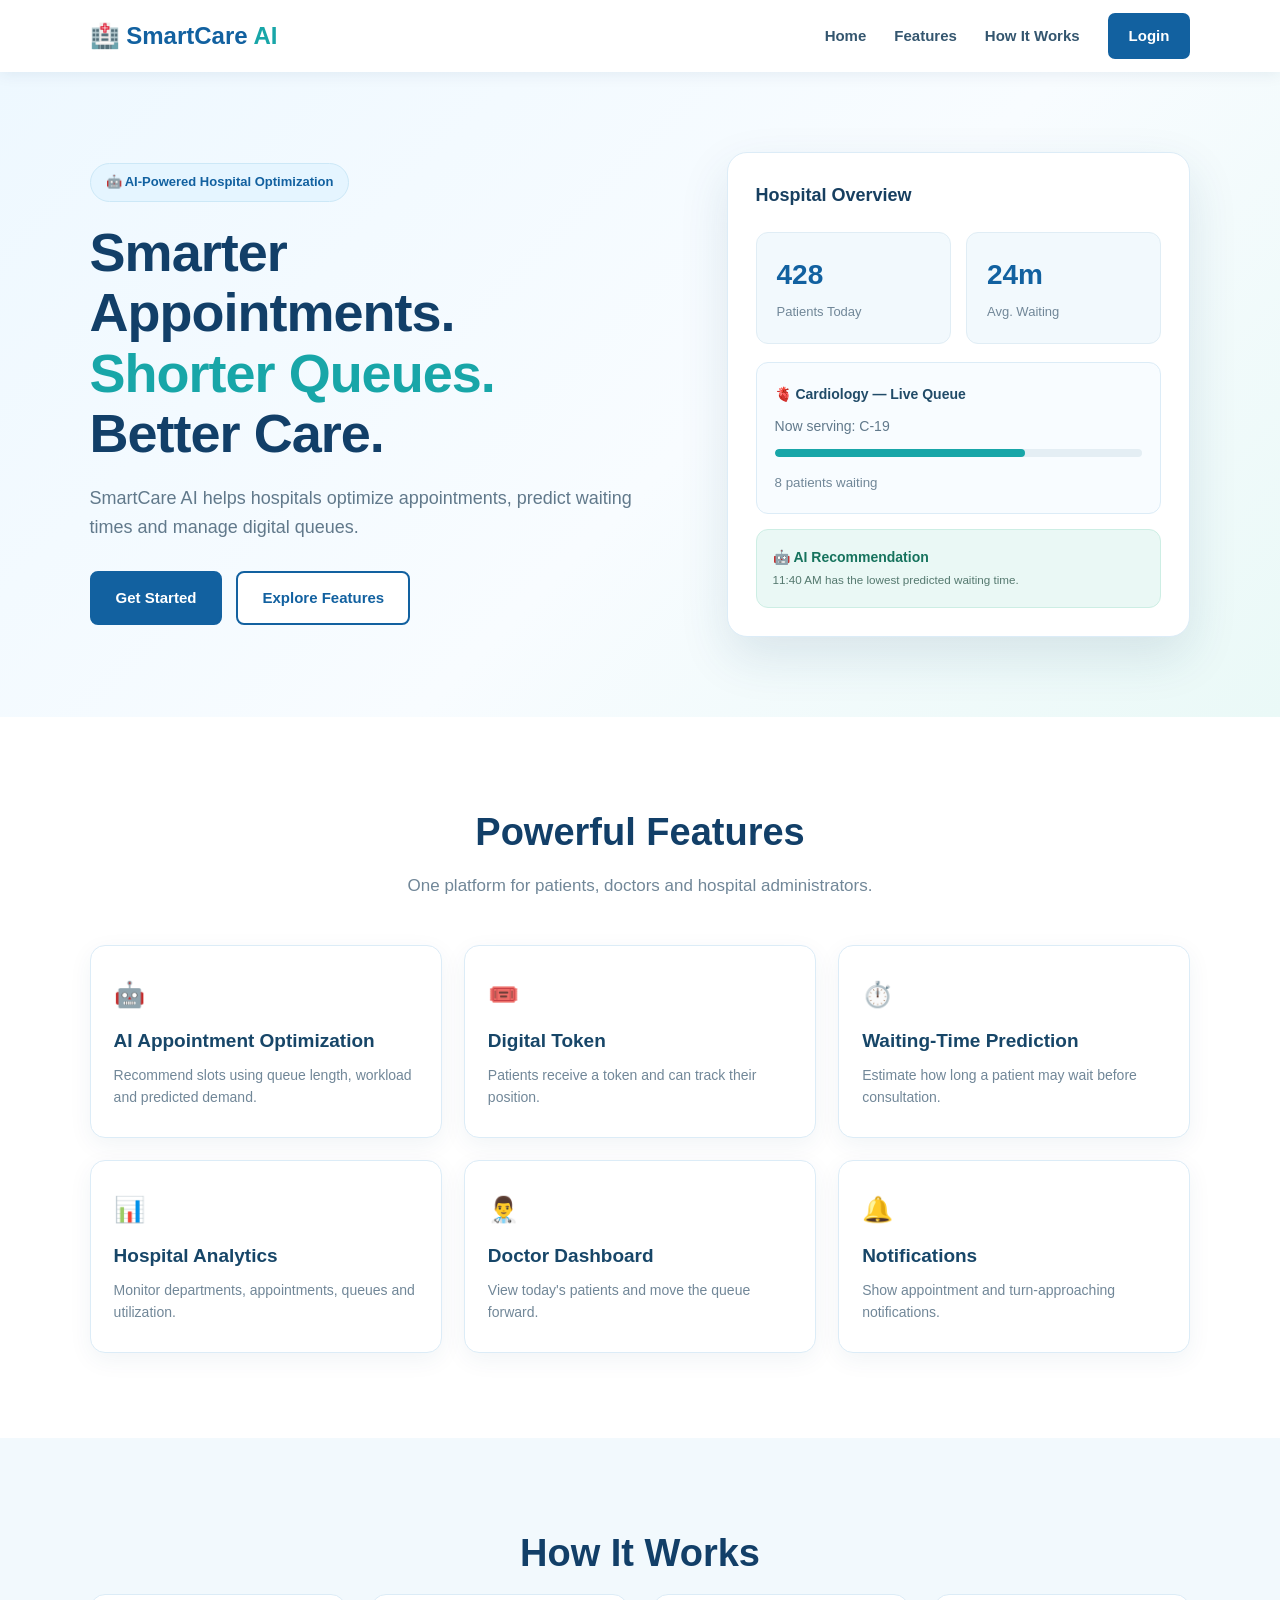
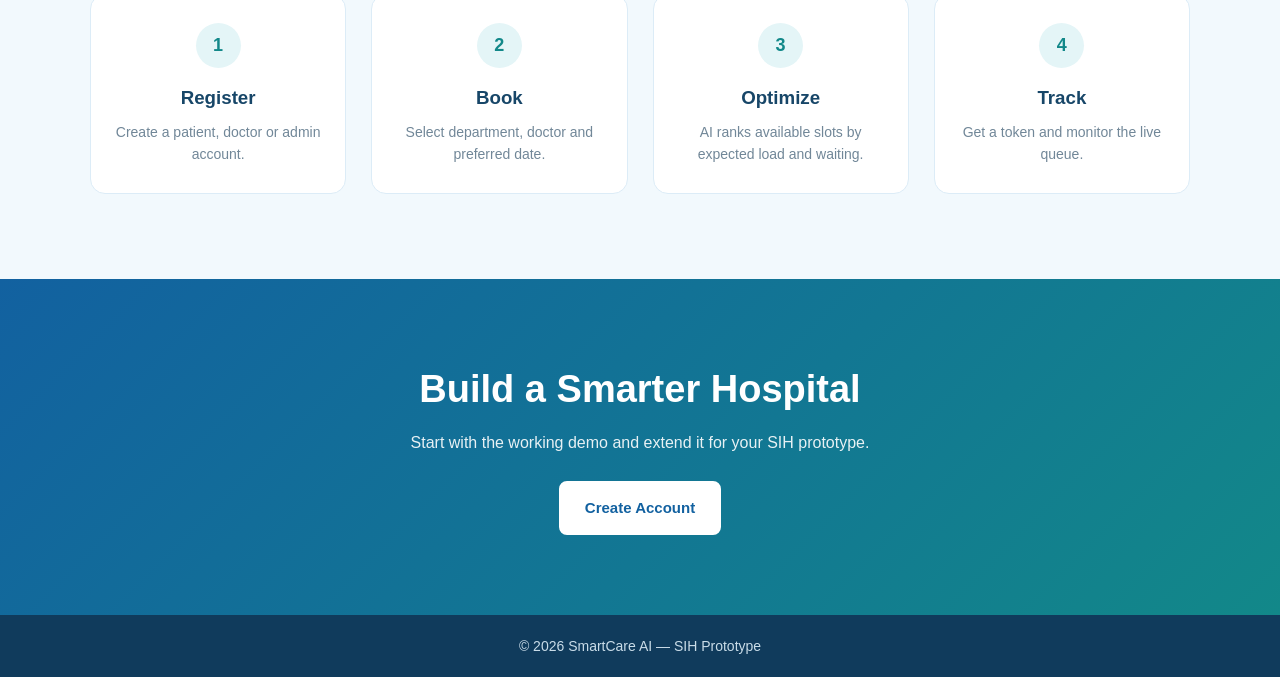
<file: index.html>
<!DOCTYPE html>
<html lang="en">
<head>
    <meta charset="UTF-8">
    <meta name="viewport" content="width=device-width, initial-scale=1.0">

    <title>SmartCare AI</title>

    <meta http-equiv="refresh" content="0; url=frontend/index.html">
</head>

<body>
    <p>Opening SmartCare AI...</p>

    <script>
        window.location.href = "frontend/index.html";
    </script>
</body>
</html>
</file>
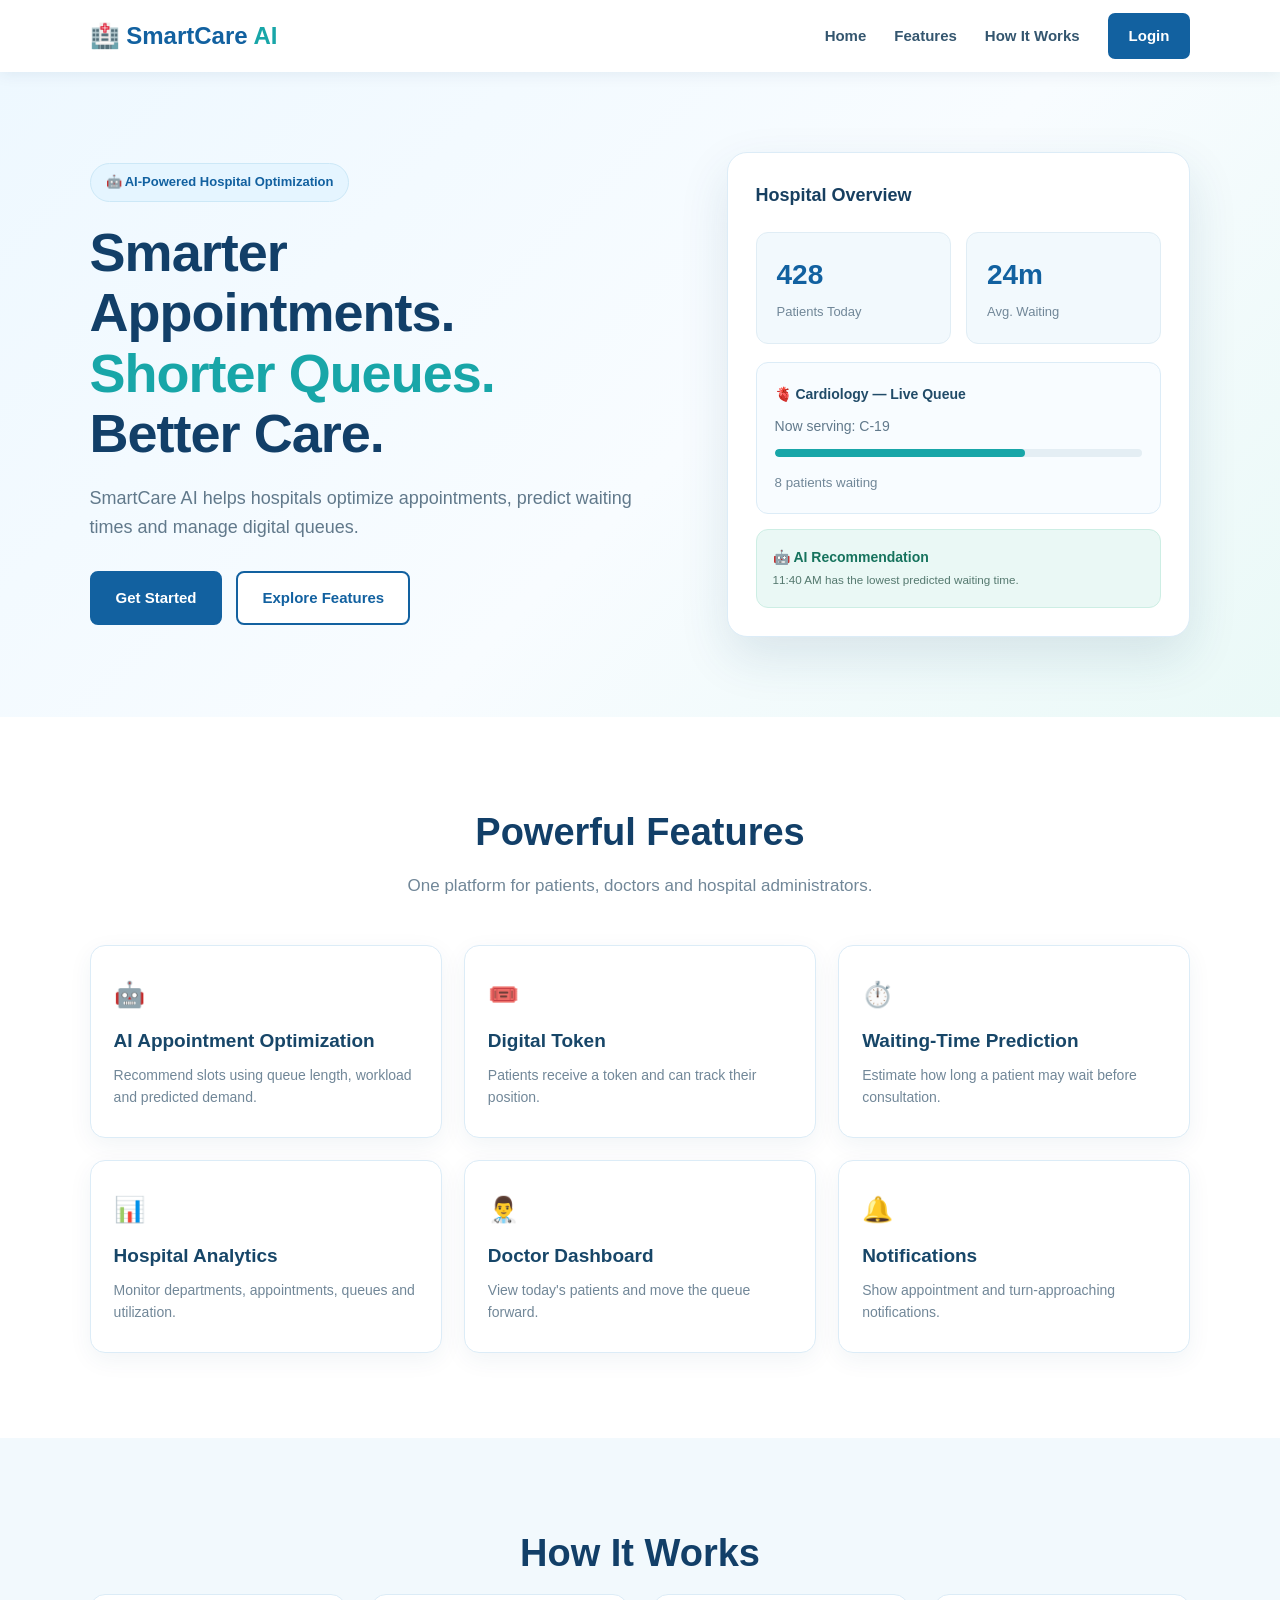
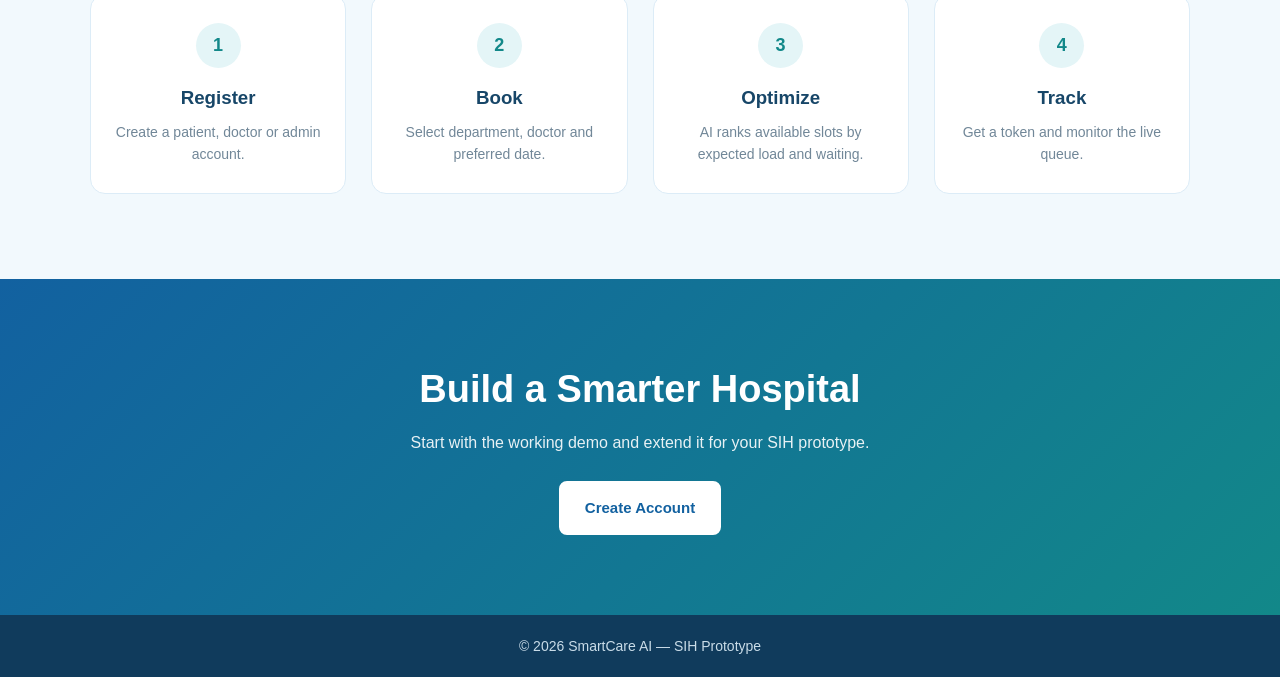
<file: frontend/index.html>
<!DOCTYPE html>
<html lang="en">
<head>
<meta charset="UTF-8">
<meta name="viewport" content="width=device-width,initial-scale=1.0">
<title>SmartCare AI</title>
<link rel="stylesheet" href="style.css">
</head>
<body>
<nav>
  <div class="logo">🏥 SmartCare <span>AI</span></div>
  <div class="navlinks">
    <a href="#home">Home</a><a href="#features">Features</a><a href="#how">How It Works</a>
    <a href="login.html" class="btn small">Login</a>
  </div>
</nav>

<section id="home" class="hero">
  <div>
    <div class="badge">🤖 AI-Powered Hospital Optimization</div>
    <h1>Smarter Appointments.<br><span>Shorter Queues.</span><br>Better Care.</h1>
    <p>SmartCare AI helps hospitals optimize appointments, predict waiting times and manage digital queues.</p>
    <div class="actions"><a href="register.html" class="btn">Get Started</a><a href="#features" class="btn outline">Explore Features</a></div>
  </div>
  <div class="dashboard-card">
    <div class="card-title">Hospital Overview</div>
    <div class="metrics"><div><b>428</b><small>Patients Today</small></div><div><b>24m</b><small>Avg. Waiting</small></div></div>
    <div class="queue-box"><b>🫀 Cardiology — Live Queue</b><p>Now serving: C-19</p><div class="progress"><i></i></div><small>8 patients waiting</small></div>
    <div class="recommend">🤖 <b>AI Recommendation</b><br><small>11:40 AM has the lowest predicted waiting time.</small></div>
  </div>
</section>

<section id="features" class="section">
<h2>Powerful Features</h2><p class="sub">One platform for patients, doctors and hospital administrators.</p>
<div class="grid">
<div class="feature">🤖<h3>AI Appointment Optimization</h3><p>Recommend slots using queue length, workload and predicted demand.</p></div>
<div class="feature">🎟️<h3>Digital Token</h3><p>Patients receive a token and can track their position.</p></div>
<div class="feature">⏱️<h3>Waiting-Time Prediction</h3><p>Estimate how long a patient may wait before consultation.</p></div>
<div class="feature">📊<h3>Hospital Analytics</h3><p>Monitor departments, appointments, queues and utilization.</p></div>
<div class="feature">👨‍⚕️<h3>Doctor Dashboard</h3><p>View today's patients and move the queue forward.</p></div>
<div class="feature">🔔<h3>Notifications</h3><p>Show appointment and turn-approaching notifications.</p></div>
</div>
</section>

<section id="how" class="section alt">
<h2>How It Works</h2>
<div class="steps">
<div><b>1</b><h3>Register</h3><p>Create a patient, doctor or admin account.</p></div>
<div><b>2</b><h3>Book</h3><p>Select department, doctor and preferred date.</p></div>
<div><b>3</b><h3>Optimize</h3><p>AI ranks available slots by expected load and waiting.</p></div>
<div><b>4</b><h3>Track</h3><p>Get a token and monitor the live queue.</p></div>
</div>
</section>

<section class="cta"><h2>Build a Smarter Hospital</h2><p>Start with the working demo and extend it for your SIH prototype.</p><a href="register.html" class="btn">Create Account</a></section>
<footer>© 2026 SmartCare AI — SIH Prototype</footer>
<script src="script.js"></script>
</body></html>
</file>
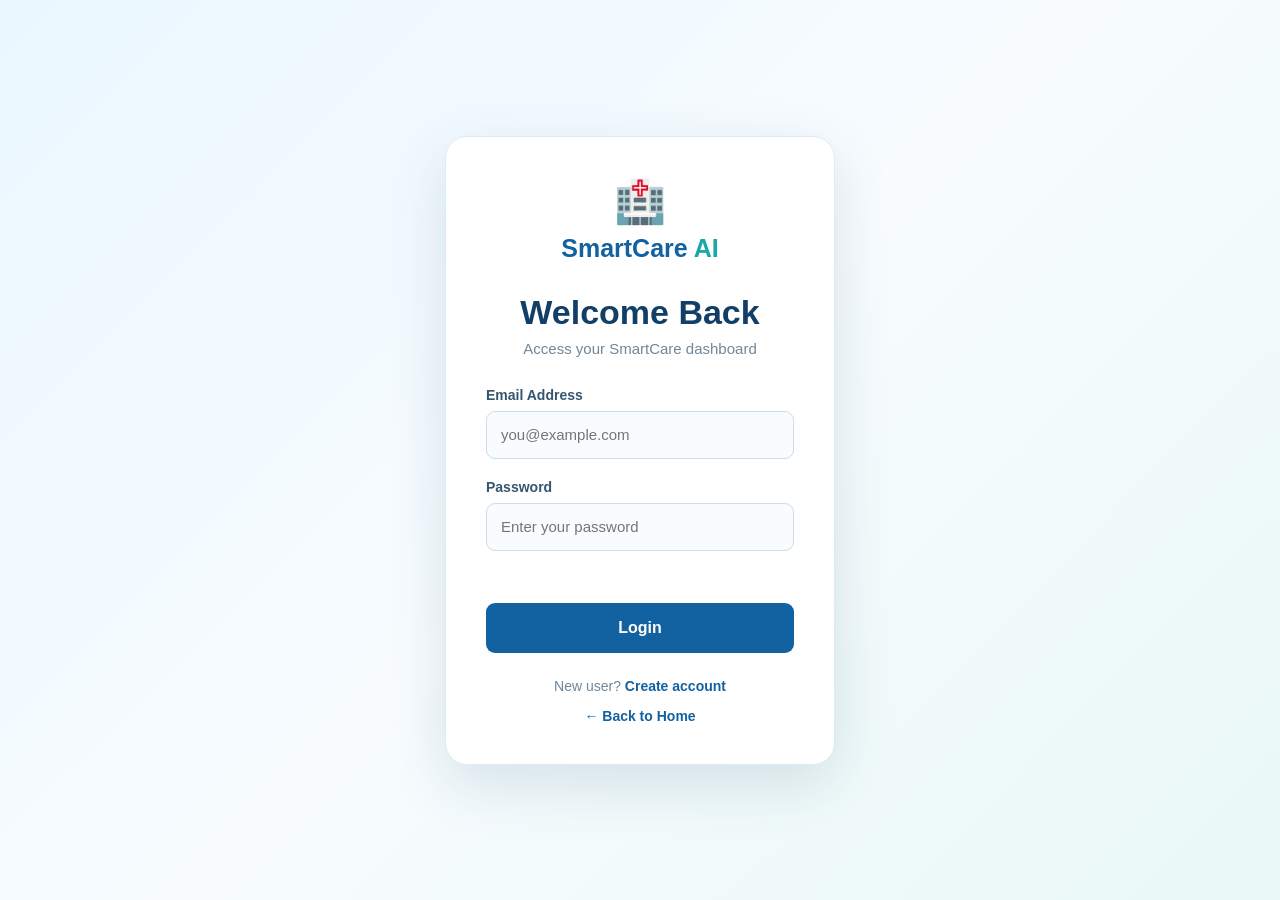
<file: frontend/admin-dashboard.html>
```html
<!doctype html>

<html>

<head>

    <meta charset="UTF-8">

    <meta
        name="viewport"
        content="width=device-width,initial-scale=1"
    >

    <title>Admin Dashboard</title>

    <link
        rel="stylesheet"
        href="style.css"
    >

</head>


<body class="dashboard">


<div class="topbar">

    <div>

        <div class="logo">
            🏥 SmartCare <span>AI</span>
        </div>

        <h1>
            Hospital Admin Dashboard
        </h1>

    </div>


    <button
        class="btn"
        onclick="logout()"
    >
        Logout
    </button>

</div>


<!-- =====================================================
     EXISTING STATISTICS
     ===================================================== -->

<div class="cards">


    <div class="stat">

        <small>
            Patients
        </small>

        <b id="patients">
            —
        </b>

    </div>


    <div class="stat">

        <small>
            Appointments
        </small>

        <b id="appointments">
            —
        </b>

    </div>


    <div class="stat">

        <small>
            Waiting
        </small>

        <b id="waiting">
            —
        </b>

    </div>


    <div class="stat">

        <small>
            Avg. Wait
        </small>

        <b id="avg">
            —
        </b>

    </div>


</div>


<!-- =====================================================
     EXISTING DEPARTMENT ANALYTICS
     ===================================================== -->

<div class="panel">

    <h2>
        📊 Department Analytics
    </h2>

    <div id="dept"></div>

</div>


<!-- =====================================================
     EXISTING OPTIMIZATION INSIGHT
     ===================================================== -->

<div class="panel">

    <h2>
        💡 Optimization Insight
    </h2>

    <div class="notice">

        Use peak-hour forecasts to distribute appointments
        across lower-load slots and reduce queue pressure.

    </div>

</div>


<!-- =====================================================
     EMERGENCY MANAGEMENT
     ===================================================== -->

<div class="panel">

    <h2>
        🚨 Emergency Management
    </h2>


    <div class="cards">


        <div class="stat">

            <small>
                Total Emergencies
            </small>

            <b id="totalEmergencies">
                —
            </b>

        </div>


        <div class="stat">

            <small>
                Active
            </small>

            <b id="activeEmergencies">
                —
            </b>

        </div>


        <div class="stat">

            <small>
                Resolved
            </small>

            <b id="resolvedEmergencies">
                —
            </b>

        </div>


        <div class="stat">

            <small>
                Avg. Response
            </small>

            <b id="avgEmergencyResponse">
                —
            </b>

        </div>


    </div>


    <div
        id="emergencyContainer"
        style="margin-top:20px;"
    >

        <p>
            Loading emergency requests...
        </p>

    </div>


</div>


<script>


// =====================================================
// API
// =====================================================

const API =
    "https://smartcare-ai-oqq2.onrender.com";


// =====================================================
// ADMIN LOGIN CHECK
// =====================================================

const u =
    JSON.parse(
        localStorage.getItem(
            "user"
        ) || "null"
    );


if (
    !u ||
    u.role !== "admin"
) {

    location.href =
        "login.html";

}


// =====================================================
// LOAD NORMAL ANALYTICS
// =====================================================

async function load() {

    try {

        let r =
            await fetch(
                `${API}/admin/analytics`
            );


        let d =
            await r.json();


        patients.textContent =
            d.patients;


        appointments.textContent =
            d.appointments;


        waiting.textContent =
            d.waiting;


        avg.textContent =
            d.avg_wait +
            " min";


        dept.innerHTML =
            d.departments
                .map(
                    x => `

                        <div class="row">

                            <b>
                                ${escapeHtml(
                                    x.department
                                )}
                            </b>

                            <span>
                                ${x.count}
                                appointments
                            </span>

                            <span>
                                Avg wait
                                ${x.avg_wait}
                                min
                            </span>

                        </div>

                    `
                )
                .join("");


    }

    catch(error) {

        console.error(
            "Analytics error:",
            error
        );

    }


    // Load emergency analytics

    loadEmergencyAnalytics();

    // Load emergency requests

    loadEmergencies();

}


// =====================================================
// LOAD EMERGENCY ANALYTICS
// =====================================================

async function loadEmergencyAnalytics() {

    try {

        const response =
            await fetch(
                `${API}/admin/emergency-analytics`
            );


        if (!response.ok) {

            throw new Error(
                "Unable to load emergency analytics"
            );

        }


        const data =
            await response.json();


        console.log(
            "Emergency analytics:",
            data
        );


        /*
         * The backend may return the values directly
         * or inside an analytics object.
         */

        const analytics =
            data.analytics ||
            data;


        document.getElementById(
            "totalEmergencies"
        ).textContent =
            analytics.total ??
            analytics.total_emergencies ??
            0;


        document.getElementById(
            "activeEmergencies"
        ).textContent =
            analytics.active ??
            analytics.active_emergencies ??
            0;


        document.getElementById(
            "resolvedEmergencies"
        ).textContent =
            analytics.resolved ??
            analytics.resolved_emergencies ??
            0;


        const avgResponse =
            analytics.avg_response ??
            analytics.average_response ??
            analytics.avg_response_minutes;


        document.getElementById(
            "avgEmergencyResponse"
        ).textContent =
            avgResponse !== undefined &&
            avgResponse !== null
                ?
                avgResponse + " min"
                :
                "—";

    }

    catch(error) {

        console.error(
            "Emergency analytics error:",
            error
        );


        document.getElementById(
            "totalEmergencies"
        ).textContent =
            "—";


        document.getElementById(
            "activeEmergencies"
        ).textContent =
            "—";


        document.getElementById(
            "resolvedEmergencies"
        ).textContent =
            "—";


        document.getElementById(
            "avgEmergencyResponse"
        ).textContent =
            "—";

    }

}


// =====================================================
// LOAD EMERGENCY REQUESTS
// =====================================================

async function loadEmergencies() {

    const container =
        document.getElementById(
            "emergencyContainer"
        );


    try {

        const response =
            await fetch(
                `${API}/admin/emergencies`
            );


        if (!response.ok) {

            throw new Error(
                "Unable to load emergency requests"
            );

        }


        const data =
            await response.json();


        console.log(
            "Emergency requests:",
            data
        );


        const emergencies =
            Array.isArray(data)
                ?
                data
                :
                (
                    data.emergencies ||
                    data.requests ||
                    []
                );


        if (
            emergencies.length === 0
        ) {

            container.innerHTML = `

                <p style="
                    color:#7890a7;
                ">

                    ✅ No emergency requests.

                </p>

            `;

            return;

        }


        container.innerHTML =
            emergencies
                .map(
                    emergency => {

                        const status =
                            (
                                emergency.status ||
                                "requested"
                            ).toLowerCase();


                        let statusText =
                            "🚨 Requested";


                        if (
                            status ===
                            "acknowledged"
                        ) {

                            statusText =
                                "👀 Acknowledged";

                        }

                        else if (
                            status ===
                            "in_progress"
                        ) {

                            statusText =
                                "🩺 In Progress";

                        }

                        else if (
                            status ===
                            "resolved"
                        ) {

                            statusText =
                                "✅ Resolved";

                        }

                        else if (
                            status ===
                            "cancelled"
                        ) {

                            statusText =
                                "❌ Cancelled";

                        }


                        return `

                            <div
                                class="row"
                                style="
                                    display:flex;
                                    flex-wrap:wrap;
                                    gap:12px;
                                    align-items:center;
                                    padding:18px 0;
                                    border-bottom:1px solid #e3edf5;
                                "
                            >


                                <div
                                    style="
                                        min-width:180px;
                                    "
                                >

                                    <b>

                                        🚨
                                        ${escapeHtml(
                                            emergency.token ||
                                            "--"
                                        )}

                                    </b>

                                    <br>

                                    <span
                                        style="
                                            color:#47637e;
                                            font-size:13px;
                                        "
                                    >

                                        ${escapeHtml(
                                            emergency.patient_name ||
                                            "Patient"
                                        )}

                                    </span>

                                </div>


                                <div
                                    style="
                                        min-width:150px;
                                    "
                                >

                                    <strong>
                                        Emergency:
                                    </strong>

                                    <br>

                                    <span>
                                        ${escapeHtml(
                                            emergency.emergency_type ||
                                            "Emergency"
                                        )}
                                    </span>

                                </div>


                                <div
                                    style="
                                        min-width:150px;
                                    "
                                >

                                    <strong>
                                        Department:
                                    </strong>

                                    <br>

                                    <span>
                                        ${escapeHtml(
                                            emergency.department ||
                                            "—"
                                        )}
                                    </span>

                                </div>


                                <div
                                    style="
                                        min-width:150px;
                                    "
                                >

                                    <strong>
                                        Status:
                                    </strong>

                                    <br>

                                    <span>
                                        ${statusText}
                                    </span>

                                </div>


                                <div
                                    style="
                                        min-width:200px;
                                        flex:1;
                                    "
                                >

                                    <strong>
                                        Description:
                                    </strong>

                                    <br>

                                    <span
                                        style="
                                            color:#71859a;
                                            font-size:13px;
                                        "
                                    >

                                        ${escapeHtml(
                                            emergency.description ||
                                            "No description"
                                        )}

                                    </span>

                                </div>


                                <div
                                    style="
                                        min-width:160px;
                                    "
                                >

                                    <strong>
                                        Location:
                                    </strong>

                                    <br>

                                    <span
                                        style="
                                            color:#71859a;
                                            font-size:13px;
                                        "
                                    >

                                        ${escapeHtml(
                                            emergency.location ||
                                            "Not provided"
                                        )}

                                    </span>

                                </div>


                            </div>

                        `;

                    }
                )
                .join("");

    }

    catch(error) {

        console.error(
            "Emergency loading error:",
            error
        );


        container.innerHTML = `

            <p style="
                color:#d93636;
            ">

                Unable to load emergency requests.

            </p>

        `;

    }

}


// =====================================================
// HTML ESCAPE
// =====================================================

function escapeHtml(
    value
) {

    return String(
        value ?? ""
    )
        .replace(
            /&/g,
            "&amp;"
        )
        .replace(
            /</g,
            "&lt;"
        )
        .replace(
            />/g,
            "&gt;"
        )
        .replace(
            /"/g,
            "&quot;"
        )
        .replace(
            /'/g,
            "&#039;"
        );

}


// =====================================================
// LOGOUT
// =====================================================

function logout() {

    localStorage.removeItem(
        "user"
    );

    location.href =
        "login.html";

}


// =====================================================
// INITIAL LOAD
// =====================================================

load();


// Refresh every 5 seconds

setInterval(
    load,
    5000
);


</script>


</body>

</html>
```
</file>
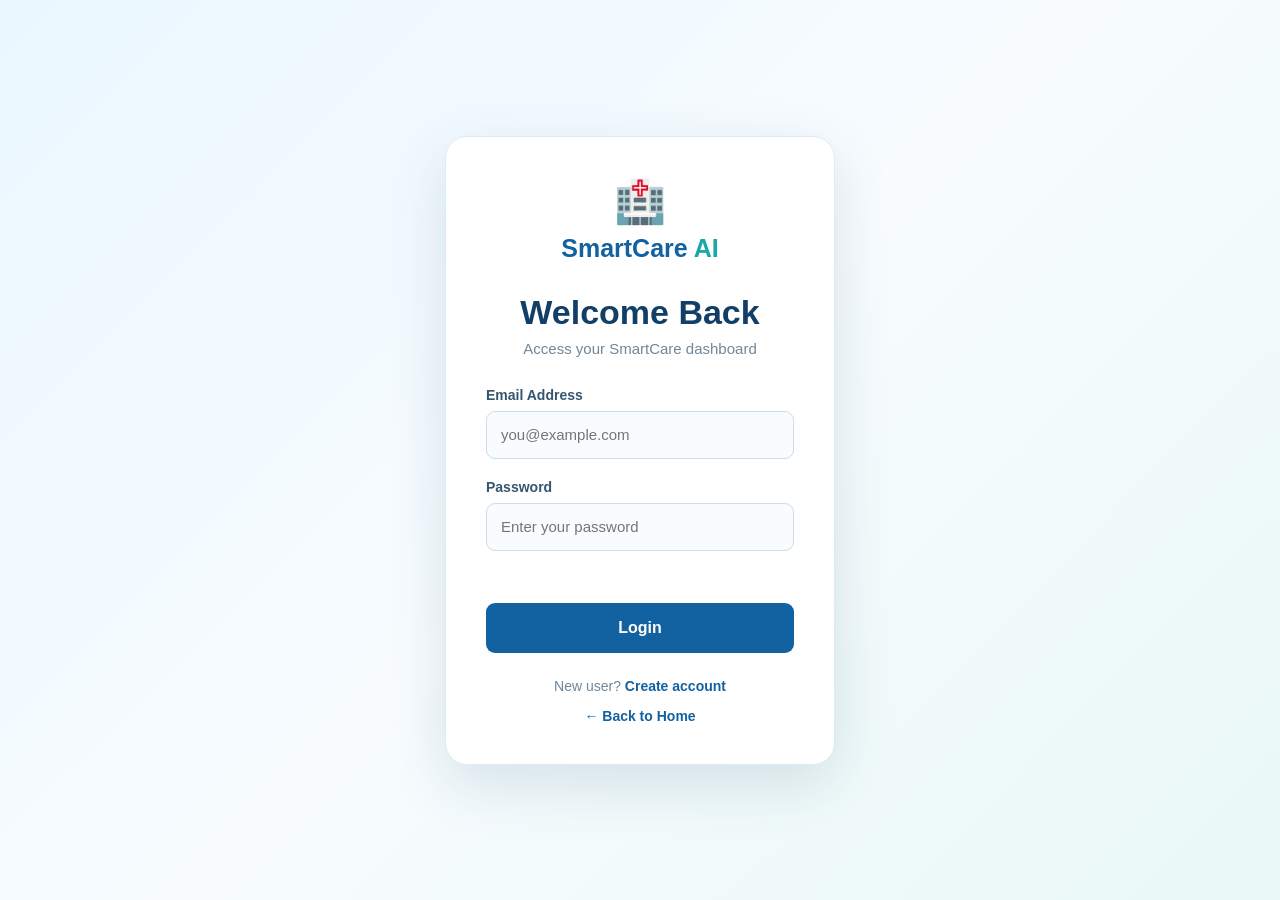
<file: frontend/book-appointment.html>
```html
<!DOCTYPE html>
<html lang="en">

<head>

    <meta charset="UTF-8">

    <meta name="viewport"
          content="width=device-width, initial-scale=1.0">

    <title>Book Appointment - SmartCare AI</title>


    <style>

        /* ================================
           BASIC RESET
        ================================= */

        * {
            margin: 0;
            padding: 0;
            box-sizing: border-box;
        }


        body {

            font-family: Arial, Helvetica, sans-serif;

            min-height: 100vh;

            background:
                linear-gradient(
                    135deg,
                    #eaf7ff,
                    #f8fcff,
                    #e8f8f5
                );

            color: #173f60;
        }


        /* ================================
           NAVBAR
        ================================= */

        nav {

            height: 70px;

            background: white;

            display: flex;

            align-items: center;

            justify-content: space-between;

            padding: 0 7%;

            box-shadow:
                0 3px 18px
                rgba(20, 70, 100, 0.08);
        }


        .logo {

            font-size: 24px;

            font-weight: 800;

            color: #1261a0;
        }


        .logo span {

            color: #19a7a8;
        }


        .nav-right {

            display: flex;

            align-items: center;

            gap: 20px;
        }


        .logout-btn {

            border: none;

            background: #1261a0;

            color: white;

            padding: 9px 17px;

            border-radius: 7px;

            cursor: pointer;

            font-weight: 700;
        }


        .logout-btn:hover {

            background: #0c4f85;
        }


        /* ================================
           PAGE
        ================================= */

        .page {

            max-width: 1150px;

            margin: auto;

            padding: 55px 20px;
        }


        .page-header {

            margin-bottom: 30px;
        }


        .page-header h1 {

            font-size: 38px;

            color: #123f68;

            margin-bottom: 7px;
        }


        .page-header p {

            color: #718798;

            font-size: 16px;
        }


        /* ================================
           MAIN GRID
        ================================= */

        .booking-layout {

            display: grid;

            grid-template-columns:
                1fr 0.75fr;

            gap: 25px;

            align-items: start;
        }


        /* ================================
           CARD
        ================================= */

        .card {

            background: white;

            border: 1px solid #dcecf7;

            border-radius: 18px;

            padding: 30px;

            box-shadow:
                0 15px 45px
                rgba(20, 70, 100, 0.09);
        }


        .card h2 {

            color: #173f60;

            font-size: 22px;

            margin-bottom: 22px;
        }


        /* ================================
           FORM
        ================================= */

        .form-group {

            margin-bottom: 18px;
        }


        .form-group label {

            display: block;

            color: #34566f;

            font-size: 14px;

            font-weight: 700;

            margin-bottom: 7px;
        }


        input,
        select,
        textarea {

            width: 100%;

            border: 1px solid #cbddea;

            border-radius: 9px;

            padding: 12px 13px;

            background: #f9fcff;

            color: #183b57;

            font-size: 14px;

            outline: none;

            font-family:
                Arial,
                Helvetica,
                sans-serif;
        }


        input,
        select {

            height: 47px;
        }


        textarea {

            min-height: 100px;

            resize: vertical;
        }


        input:focus,
        select:focus,
        textarea:focus {

            border-color: #1261a0;

            background: white;

            box-shadow:
                0 0 0 3px
                rgba(18, 97, 160, 0.10);
        }


        input[readonly] {

            background: #f1f7fb;

            color: #527086;
        }


        /* ================================
           AI RECOMMENDATION
        ================================= */

        .ai-box {

            background:
                linear-gradient(
                    135deg,
                    #edf9f7,
                    #eef8ff
                );

            border: 1px solid #cdebe7;

            border-radius: 13px;

            padding: 18px;

            margin-top: 20px;
        }


        .ai-title {

            font-size: 16px;

            font-weight: 800;

            color: #16735d;

            margin-bottom: 5px;
        }


        .ai-box p {

            font-size: 13px;

            color: #607b87;

            margin-bottom: 12px;
        }


        /* ================================
           TIME OPTIONS
        ================================= */

        .time-options {

            display: grid;

            grid-template-columns:
                repeat(2, 1fr);

            gap: 10px;
        }


        .time-btn {

            border: 1px solid #cbddea;

            background: white;

            padding: 11px;

            border-radius: 8px;

            cursor: pointer;

            color: #34566f;

            font-weight: 600;

            transition: 0.2s;
        }


        .time-btn:hover {

            border-color: #1261a0;

            background: #eef8ff;
        }


        .time-btn.selected {

            background: #1261a0;

            color: white;

            border-color: #1261a0;
        }


        /* ================================
           BOOK BUTTON
        ================================= */

        .book-btn {

            width: 100%;

            height: 50px;

            border: none;

            border-radius: 9px;

            background: #1261a0;

            color: white;

            font-size: 16px;

            font-weight: 700;

            cursor: pointer;

            margin-top: 10px;

            transition: 0.2s;
        }


        .book-btn:hover {

            background: #0c4f85;

            transform: translateY(-1px);
        }


        .book-btn:disabled {

            background: #aebfc9;

            cursor: not-allowed;

            transform: none;
        }


        /* ================================
           INFORMATION CARD
        ================================= */

        .info-card {

            background:
                linear-gradient(
                    145deg,
                    #1261a0,
                    #128889
                );

            color: white;

            border-radius: 18px;

            padding: 30px;

            box-shadow:
                0 15px 45px
                rgba(20, 70, 100, 0.12);
        }


        .info-card h2 {

            font-size: 23px;

            margin-bottom: 20px;
        }


        .info-item {

            display: flex;

            gap: 13px;

            padding: 16px 0;

            border-bottom:
                1px solid
                rgba(255,255,255,0.2);
        }


        .info-item:last-child {

            border-bottom: none;
        }


        .info-icon {

            font-size: 22px;

            width: 35px;
        }


        .info-item h3 {

            font-size: 15px;

            margin-bottom: 3px;
        }


        .info-item p {

            font-size: 13px;

            opacity: 0.85;

            line-height: 1.5;
        }


        /* ================================
           MESSAGE
        ================================= */

        #message {

            min-height: 25px;

            text-align: center;

            margin: 12px 0;

            font-size: 14px;

            font-weight: 700;
        }


        .success {

            color: #16804f;
        }


        .error {

            color: #c0392b;
        }


        /* ================================
           CONFIRMATION
        ================================= */

        .confirmation {

            display: none;

            margin-top: 25px;

            background: #edf9f4;

            border: 1px solid #c9eadc;

            border-radius: 14px;

            padding: 22px;
        }


        .confirmation h3 {

            color: #16735d;

            margin-bottom: 12px;
        }


        .confirmation p {

            color: #52756a;

            font-size: 14px;

            margin: 6px 0;
        }


        .token {

            display: inline-block;

            margin: 10px 0;

            background: #1261a0;

            color: white;

            padding: 9px 18px;

            border-radius: 8px;

            font-size: 20px;

            font-weight: 800;
        }


        /* ================================
           TOKEN TRACKING
        ================================= */

        .token-tracking {

            display: none;

            margin-top: 25px;

            background: #eef8ff;

            border: 1px solid #cce5f5;

            border-radius: 14px;

            padding: 22px;
        }


        .token-tracking h3 {

            color: #1261a0;

            margin-bottom: 18px;

            font-size: 20px;
        }


        .tracking-grid {

            display: grid;

            grid-template-columns:
                repeat(2, 1fr);

            gap: 12px;
        }


        .tracking-box {

            background: white;

            border-radius: 10px;

            padding: 15px;

            border: 1px solid #dcecf7;
        }


        .tracking-box span {

            display: block;

            font-size: 12px;

            color: #718798;

            margin-bottom: 6px;
        }


        .tracking-box strong {

            display: block;

            font-size: 20px;

            color: #1261a0;
        }


        .tracking-status {

            margin-top: 15px;

            text-align: center;

            color: #607b87;

            font-size: 13px;
        }


        /* ================================
           CANCELLED MESSAGE
        ================================= */

        .cancelled-box {

            display: none;

            margin-top: 25px;

            background: #fff4f2;

            border: 1px solid #f0c8c2;

            border-radius: 14px;

            padding: 20px;

            text-align: center;
        }


        .cancelled-box h3 {

            color: #c0392b;

            margin-bottom: 8px;
        }


        .cancelled-box p {

            color: #7d625e;

            font-size: 14px;
        }


        /* ================================
           EMERGENCY SUPPORT
        ================================= */

        .emergency-card {

            margin-top: 25px;

            background:
                linear-gradient(
                    135deg,
                    #fff8f6,
                    #fffdfc
                );

            border: 1px solid #f1cfc8;

            border-radius: 18px;

            padding: 25px;

            box-shadow:
                0 12px 35px
                rgba(150, 70, 60, 0.07);
        }


        .emergency-header {

            display: flex;

            align-items: center;

            gap: 12px;

            margin-bottom: 8px;
        }


        .emergency-icon {

            width: 42px;

            height: 42px;

            display: flex;

            align-items: center;

            justify-content: center;

            background: #fff0ed;

            border-radius: 10px;

            font-size: 22px;
        }


        .emergency-header h2 {

            color: #9e3025;

            margin: 0;

            font-size: 21px;
        }


        .emergency-description {

            color: #6f777c;

            font-size: 13px;

            line-height: 1.6;

            margin-bottom: 20px;
        }


        .emergency-btn {

            width: 100%;

            min-height: 50px;

            border: none;

            border-radius: 9px;

            background: #c0392b;

            color: white;

            font-size: 15px;

            font-weight: 700;

            cursor: pointer;

            transition: 0.2s;
        }


        .emergency-btn:hover {

            background: #a93226;

            transform: translateY(-1px);
        }


        .emergency-btn:disabled {

            background: #c9a09b;

            cursor: not-allowed;

            transform: none;
        }


        .emergency-message {

            min-height: 22px;

            margin-top: 12px;

            text-align: center;

            font-size: 13px;

            font-weight: 700;
        }


        .emergency-warning {

            margin-top: 15px;

            padding: 13px;

            border-radius: 9px;

            background: #fff4e8;

            border: 1px solid #f0d4b0;

            color: #795a35;

            font-size: 12px;

            line-height: 1.5;
        }


        /* ================================
           EMERGENCY REQUEST LIST
        ================================= */

        .emergency-list {

            display: none;

            margin-top: 20px;
        }


        .emergency-list h3 {

            color: #9e3025;

            font-size: 17px;

            margin-bottom: 12px;
        }


        .emergency-item {

            background: white;

            border: 1px solid #eadbd8;

            border-radius: 11px;

            padding: 15px;

            margin-bottom: 10px;
        }


        .emergency-item-top {

            display: flex;

            justify-content: space-between;

            gap: 10px;

            align-items: center;

            margin-bottom: 8px;
        }


        .emergency-token {

            font-weight: 800;

            color: #1261a0;

            font-size: 15px;
        }


        .emergency-type {

            color: #4d6370;

            font-size: 13px;

            font-weight: 700;
        }


        .emergency-item p {

            color: #6f777c;

            font-size: 12px;

            line-height: 1.5;

            margin: 4px 0;
        }


        .emergency-status {

            display: inline-block;

            margin-top: 7px;

            padding: 5px 9px;

            border-radius: 6px;

            background: #eef8ff;

            color: #1261a0;

            font-size: 11px;

            font-weight: 700;

            text-transform: capitalize;
        }


        .emergency-cancel-btn {

            margin-top: 10px;

            border: 1px solid #e0aaa4;

            background: #fff4f2;

            color: #b4382d;

            border-radius: 7px;

            padding: 7px 12px;

            cursor: pointer;

            font-size: 12px;

            font-weight: 700;
        }


        .emergency-cancel-btn:hover {

            background: #ffe8e4;
        }


        /* ================================
           MOBILE
        ================================= */

        @media (max-width: 850px) {

            .booking-layout {

                grid-template-columns: 1fr;
            }

        }


        @media (max-width: 600px) {

            nav {

                padding: 0 20px;
            }


            .logo {

                font-size: 20px;
            }


            .page {

                padding: 35px 15px;
            }


            .page-header h1 {

                font-size: 30px;
            }


            .card,
            .info-card,
            .emergency-card {

                padding: 22px;
            }


            .tracking-grid {

                grid-template-columns: 1fr;
            }


            .emergency-item-top {

                align-items: flex-start;

                flex-direction: column;
            }

        }

    </style>

</head>


<body>


    <!-- ================================
         NAVBAR
    ================================= -->

    <nav>

        <div class="logo">

            🏥 SmartCare <span>AI</span>

        </div>


        <div class="nav-right">

            <button
                class="logout-btn"
                onclick="logout()"
            >
                Logout
            </button>

        </div>

    </nav>


    <!-- ================================
         PAGE
    ================================= -->

    <main class="page">


        <div class="page-header">

            <h1>
                Book an Appointment
            </h1>

            <p>
                Choose your department, doctor and preferred appointment time.
            </p>

        </div>


        <div class="booking-layout">


            <!-- ============================
                 BOOKING FORM
            ============================= -->

            <div class="card">

                <h2>
                    📅 Appointment Details
                </h2>


                <form id="appointmentForm">


                    <div class="form-group">

                        <label>
                            Patient Name
                        </label>

                        <input
                            type="text"
                            id="patientName"
                            readonly
                        >

                    </div>


                    <div class="form-group">

                        <label for="department">
                            Department
                        </label>

                        <select
                            id="department"
                            required
                        >

                            <option value="">
                                Select Department
                            </option>

                            <option value="Cardiology">
                                Cardiology
                            </option>

                            <option value="Orthopedics">
                                Orthopedics
                            </option>

                            <option value="Dermatology">
                                Dermatology
                            </option>

                            <option value="Neurology">
                                Neurology
                            </option>

                            <option value="Ophthalmology">
                                Ophthalmology
                            </option>

                            <option value="ENT">
                                ENT
                            </option>

                            <option value="General Medicine">
                                General Medicine
                            </option>

                            <option value="Pediatrics">
                                Pediatrics
                            </option>

                            <option value="Gynecology">
                                Gynecology
                            </option>

                            <option value="Dental">
                                Dental
                            </option>

                            <option value="Pulmonology">
                                Pulmonology
                            </option>

                            <option value="Oncology">
                                Oncology
                            </option>

                        </select>

                    </div>


                    <div class="form-group">

                        <label for="doctor">
                            Doctor
                        </label>

                        <input
                            type="text"
                            id="doctor"
                            placeholder="Doctor will appear here"
                            readonly
                        >

                    </div>


                    <div class="form-group">

                        <label for="date">
                            Appointment Date
                        </label>

                        <input
                            type="date"
                            id="date"
                            required
                        >

                    </div>


                    <div class="ai-box">

                        <div class="ai-title">
                            🤖 AI Slot Recommendation
                        </div>

                        <p>
                            SmartCare AI analyzes queue length,
                            workload and expected waiting time.
                        </p>


                        <div id="recommendation">

                            Select a department and date
                            to see recommended slots.

                        </div>

                    </div>


                    <div
                        class="form-group"
                        style="margin-top:20px;"
                    >

                        <label>
                            Selected Time
                        </label>

                        <input
                            type="text"
                            id="selectedTime"
                            placeholder="Select a recommended slot"
                            readonly
                            required
                        >

                    </div>


                    <div id="message"></div>


                    <button
                        type="submit"
                        class="book-btn"
                        id="bookButton"
                    >
                        Book Appointment
                    </button>


                </form>


                <div
                    class="confirmation"
                    id="confirmation"
                >

                    <h3>
                        ✅ Appointment Booked Successfully
                    </h3>

                    <div
                        class="token"
                        id="token"
                    >
                    </div>

                    <p id="confirmationText">
                    </p>

                </div>


                <div
                    class="token-tracking"
                    id="tokenTracking"
                >

                    <h3>
                        🎫 Track My Token
                    </h3>


                    <div class="tracking-grid">


                        <div class="tracking-box">

                            <span>
                                My Token
                            </span>

                            <strong id="liveToken">
                                --
                            </strong>

                        </div>


                        <div class="tracking-box">

                            <span>
                                Patients Ahead
                            </span>

                            <strong id="patientsAhead">
                                --
                            </strong>

                        </div>


                        <div class="tracking-box">

                            <span>
                                Estimated Wait
                            </span>

                            <strong id="estimatedWait">
                                -- min
                            </strong>

                        </div>


                        <div class="tracking-box">

                            <span>
                                Status
                            </span>

                            <strong id="liveStatus">
                                --
                            </strong>

                        </div>


                    </div>


                    <div class="tracking-status">

                        🔄 Queue information automatically
                        refreshes every 10 seconds.

                    </div>

                </div>


                <div
                    class="cancelled-box"
                    id="cancelledBox"
                >

                    <h3>
                        ❌ Appointment Cancelled
                    </h3>

                    <p>
                        This appointment has been cancelled.
                        Token tracking is no longer available.
                    </p>

                </div>


                <!-- ============================
                     EMERGENCY SUPPORT
                ============================= -->

                <div class="emergency-card">

                    <div class="emergency-header">

                        <div class="emergency-icon">
                            🚨
                        </div>

                        <h2>
                            Emergency Support
                        </h2>

                    </div>


                    <p class="emergency-description">

                        If you are experiencing an urgent medical situation,
                        submit an emergency request so hospital staff can
                        review and respond to it through the emergency queue.

                    </p>


                    <div class="form-group">

                        <label for="emergencyType">
                            Emergency Type
                        </label>

                        <select id="emergencyType">

                            <option value="">
                                Select Emergency Type
                            </option>

                            <option value="Breathing difficulty">
                                Breathing difficulty
                            </option>

                            <option value="Chest pain">
                                Chest pain
                            </option>

                            <option value="Severe bleeding">
                                Severe bleeding
                            </option>

                            <option value="Accident / injury">
                                Accident / injury
                            </option>

                            <option value="Loss of consciousness">
                                Loss of consciousness
                            </option>

                            <option value="Severe pain">
                                Severe pain
                            </option>

                            <option value="Other emergency">
                                Other emergency
                            </option>

                        </select>

                    </div>


                    <div class="form-group">

                        <label for="emergencyDepartment">
                            Department
                        </label>

                        <select id="emergencyDepartment">

                            <option value="">
                                Select Department
                            </option>

                            <option value="Cardiology">
                                Cardiology
                            </option>

                            <option value="Orthopedics">
                                Orthopedics
                            </option>

                            <option value="Dermatology">
                                Dermatology
                            </option>

                            <option value="Neurology">
                                Neurology
                            </option>

                            <option value="Ophthalmology">
                                Ophthalmology
                            </option>

                            <option value="ENT">
                                ENT
                            </option>

                            <option value="General Medicine">
                                General Medicine
                            </option>

                            <option value="Pediatrics">
                                Pediatrics
                            </option>

                            <option value="Gynecology">
                                Gynecology
                            </option>

                            <option value="Dental">
                                Dental
                            </option>

                            <option value="Pulmonology">
                                Pulmonology
                            </option>

                            <option value="Oncology">
                                Oncology
                            </option>

                        </select>

                    </div>


                    <div class="form-group">

                        <label for="emergencyDescription">
                            Describe the Emergency
                        </label>

                        <textarea
                            id="emergencyDescription"
                            placeholder="Briefly describe what is happening..."
                        ></textarea>

                    </div>


                    <div class="form-group">

                        <label for="emergencyLocation">
                            Current Location
                        </label>

                        <input
                            type="text"
                            id="emergencyLocation"
                            placeholder="Enter your current location"
                        >

                    </div>


                    <div class="form-group">

                        <label for="emergencyContact">
                            Emergency Contact
                        </label>

                        <input
                            type="text"
                            id="emergencyContact"
                            placeholder="Enter emergency contact number"
                        >

                    </div>


                    <button
                        type="button"
                        class="emergency-btn"
                        id="emergencyButton"
                        onclick="submitEmergency()"
                    >
                        🚨 Submit Emergency Request
                    </button>


                    <div
                        class="emergency-message"
                        id="emergencyMessage"
                    ></div>


                    <div class="emergency-warning">

                        ⚠️ SmartCare AI provides workflow support only.
                        It does not diagnose medical conditions or automatically
                        make clinical decisions. For a life-threatening emergency,
                        contact your local emergency services immediately.

                    </div>


                    <div
                        class="emergency-list"
                        id="emergencyList"
                    >

                        <h3>
                            🚨 My Emergency Requests
                        </h3>

                        <div id="emergencyItems">
                        </div>

                    </div>

                </div>


            </div>


            <!-- ============================
                 INFORMATION
            ============================= -->

            <div class="info-card">

                <h2>
                    🏥 SmartCare Appointment
                </h2>


                <div class="info-item">

                    <div class="info-icon">
                        🤖
                    </div>

                    <div>

                        <h3>
                            AI-Powered Scheduling
                        </h3>

                        <p>
                            Get appointment slots based on
                            predicted hospital workload and
                            waiting time.
                        </p>

                    </div>

                </div>


                <div class="info-item">

                    <div class="info-icon">
                        🎟️
                    </div>

                    <div>

                        <h3>
                            Digital Token
                        </h3>

                        <p>
                            Receive a digital token after
                            successfully booking your appointment.
                        </p>

                    </div>

                </div>


                <div class="info-item">

                    <div class="info-icon">
                        ⏱️
                    </div>

                    <div>

                        <h3>
                            Waiting-Time Prediction
                        </h3>

                        <p>
                            SmartCare estimates the expected
                            waiting time for your selected slot.
                        </p>

                    </div>

                </div>


                <div class="info-item">

                    <div class="info-icon">
                        📊
                    </div>

                    <div>

                        <h3>
                            Live Queue Tracking
                        </h3>

                        <p>
                            Track your token and current
                            queue position while your
                            appointment is active.
                        </p>

                    </div>

                </div>


                <div class="info-item">

                    <div class="info-icon">
                        🚨
                    </div>

                    <div>

                        <h3>
                            Emergency Support
                        </h3>

                        <p>
                            Submit an emergency request for
                            hospital staff to review through
                            the emergency workflow.
                        </p>

                    </div>

                </div>


            </div>


        </div>

    </main>


    <script>


// =====================================================
// PUBLIC RENDER BACKEND
// =====================================================

const API =
    "https://smartcare-ai-oqq2.onrender.com";


// =====================================================
// SESSION CHECK
// =====================================================

let userData =
    sessionStorage.getItem("user");


/*
    If the old login system has already stored
    the user in localStorage, move it to sessionStorage.

    This is only for compatibility with your
    existing login page.
*/

if (!userData) {

    const oldUser =
        localStorage.getItem("user");


    if (oldUser) {

        sessionStorage.setItem(
            "user",
            oldUser
        );


        localStorage.removeItem(
            "user"
        );


        userData =
            oldUser;

    }

}


if (!userData) {

    window.location.href =
        "login.html";

}


const user =
    JSON.parse(userData);


if (user.role !== "patient") {

    sessionStorage.removeItem(
        "user"
    );


    localStorage.removeItem(
        "user"
    );


    alert(
        "Only patients can book appointments."
    );


    window.location.href =
        "index.html";

}


// =====================================================
// PATIENT NAME
// =====================================================

const patientName =
    document.getElementById(
        "patientName"
    );


patientName.value =
    user.name || "";


// =====================================================
// ELEMENTS
// =====================================================

const department =
    document.getElementById(
        "department"
    );


const doctor =
    document.getElementById(
        "doctor"
    );


const date =
    document.getElementById(
        "date"
    );


const recommendation =
    document.getElementById(
        "recommendation"
    );


const selectedTime =
    document.getElementById(
        "selectedTime"
    );


const appointmentForm =
    document.getElementById(
        "appointmentForm"
    );


const message =
    document.getElementById(
        "message"
    );


const bookButton =
    document.getElementById(
        "bookButton"
    );


const tokenTracking =
    document.getElementById(
        "tokenTracking"
    );


const cancelledBox =
    document.getElementById(
        "cancelledBox"
    );


// =====================================================
// DOCTOR MAPPING
// =====================================================

const doctors = {

    "Cardiology":
        "Dr. Sharma",

    "Orthopedics":
        "Dr. Das",

    "Dermatology":
        "Dr. Roy",

    "Neurology":
        "Dr. Mehta",

    "Ophthalmology":
        "Dr. Priya",

    "ENT":
        "Dr. Verma",

    "General Medicine":
        "Dr. Singh",

    "Pediatrics":
        "Dr. Ananya",

    "Gynecology":
        "Dr. Neha",

    "Dental":
        "Dr. Kapoor",

    "Pulmonology":
        "Dr. Arjun",

    "Oncology":
        "Dr. Iyer"

};


// =====================================================
// MINIMUM DATE
// =====================================================

const now =
    new Date();


const year =
    now.getFullYear();


const month =
    String(
        now.getMonth() + 1
    ).padStart(2, "0");


const day =
    String(
        now.getDate()
    ).padStart(2, "0");


const today =
    `${year}-${month}-${day}`;


date.min =
    today;


// =====================================================
// DEPARTMENT CHANGE
// =====================================================

department.addEventListener(
    "change",
    function () {

        const selectedDepartment =
            this.value;


        doctor.value =
            doctors[
                selectedDepartment
            ] || "";


        selectedTime.value =
            "";


        recommendation.innerHTML =
            "Select a date to see available AI-recommended slots.";


        if (
            selectedDepartment &&
            date.value
        ) {

            loadRecommendation();

        }

    }
);


// =====================================================
// DATE CHANGE
// =====================================================

date.addEventListener(
    "change",
    function () {

        selectedTime.value =
            "";

        loadRecommendation();

    }
);


// =====================================================
// AI RECOMMENDATION
// =====================================================

async function loadRecommendation() {

    const selectedDepartment =
        department.value;


    const selectedDate =
        date.value;


    if (
        !selectedDepartment ||
        !selectedDate
    ) {

        recommendation.innerHTML =
            "Select department and date.";

        return;

    }


    recommendation.innerHTML =
        "🤖 AI is checking available slots...";


    const url =
        `${API}/recommendation?department=${encodeURIComponent(selectedDepartment)}&date=${encodeURIComponent(selectedDate)}`;


    console.log(
        "SmartCare API:",
        url
    );


    try {

        const response =
            await fetch(
                url,
                {
                    method: "GET"
                }
            );


        console.log(
            "API status:",
            response.status
        );


        if (!response.ok) {

            let errorMessage =
                "Unable to get recommendations.";


            try {

                const errorData =
                    await response.json();


                if (
                    errorData.detail
                ) {

                    errorMessage =
                        errorData.detail;

                }

            }

            catch (e) {

                // Ignore JSON parsing error

            }


            throw new Error(
                errorMessage
            );

        }


        const data =
            await response.json();


        console.log(
            "Recommendation data:",
            data
        );


        const slots =
            data.slots || [];


        if (!slots.length) {

            recommendation.innerHTML =
                `
                <div style="
                    padding:12px;
                    color:#c0392b;
                    font-weight:600;
                ">
                    No slots available for this department.
                </div>
                `;

            return;

        }


        let html =
            '<div class="time-options">';


        slots.forEach(
            function (slot) {

                const time =
                    slot.time || "";


                const wait =
                    slot.wait_minutes ?? 0;


                html += `

                    <button
                        type="button"
                        class="time-btn"
                        onclick="selectTime('${time}', this)"
                    >

                        ${time}

                        <br>

                        <small>
                            ${wait} min expected wait
                        </small>

                    </button>

                `;

            }
        );


        html +=
            "</div>";


        recommendation.innerHTML =
            html;

    }


    catch (error) {

        console.error(
            "SmartCare recommendation error:",
            error
        );


        recommendation.innerHTML =
            `
            <div style="
                color:#c0392b;
                font-weight:600;
                padding:10px 0;
            ">
                ⚠️ Failed to fetch recommendation
            </div>

            <div style="
                color:#6b7f8c;
                font-size:13px;
                margin-top:5px;
            ">
                Please try again in a few seconds.
            </div>
            `;

    }

}


// =====================================================
// SELECT TIME
// =====================================================

function selectTime(
    time,
    button
) {

    document
        .querySelectorAll(
            ".time-btn"
        )
        .forEach(
            function (btn) {

                btn.classList.remove(
                    "selected"
                );

            }
        );


    button.classList.add(
        "selected"
    );


    selectedTime.value =
        time;

}


// =====================================================
// BOOK APPOINTMENT
// =====================================================

appointmentForm.addEventListener(
    "submit",
    async function (event) {

        event.preventDefault();


        message.className =
            "";


        if (!department.value) {

            message.className =
                "error";


            message.textContent =
                "Please select a department.";


            return;

        }


        if (!date.value) {

            message.className =
                "error";


            message.textContent =
                "Please select a date.";


            return;

        }


        if (!selectedTime.value) {

            message.className =
                "error";


            message.textContent =
                "Please select an appointment time.";


            return;

        }


        bookButton.disabled =
            true;


        bookButton.textContent =
            "Booking...";


        try {

            const bookingData = {

                patient_id:
                    user.id,

                department:
                    department.value,

                doctor:
                    doctor.value,

                date:
                    date.value,

                time:
                    selectedTime.value

            };


            console.log(
                "Booking:",
                bookingData
            );


            const response =
                await fetch(
                    `${API}/appointments`,
                    {

                        method:
                            "POST",

                        headers: {

                            "Content-Type":
                                "application/json"

                        },

                        body:
                            JSON.stringify(
                                bookingData
                            )

                    }
                );


            const data =
                await response.json();


            console.log(
                "Booking response:",
                data
            );


            if (!response.ok) {

                throw new Error(
                    data.detail ||
                    "Appointment booking failed."
                );

            }


            const appointment =
                data.appointment;


            if (!appointment) {

                throw new Error(
                    "Appointment data was not returned by the server."
                );

            }


            const token =
                appointment.token ||
                "--";


            const bookedTime =
                appointment.planned_time ||
                appointment.time ||
                selectedTime.value;


            message.className =
                "success";


            message.textContent =
                "Appointment booked successfully!";


            document
                .getElementById(
                    "confirmation"
                )
                .style.display =
                "block";


            document
                .getElementById(
                    "token"
                )
                .textContent =
                token;


            document
                .getElementById(
                    "confirmationText"
                )
                .textContent =

                "Appointment for " +
                department.value +
                " with " +
                doctor.value +
                " on " +
                date.value +
                " at " +
                bookedTime +
                " has been booked.";


            bookButton.textContent =
                "Appointment Booked";


            loadTokenTracking();

        }


        catch (error) {

            console.error(
                "Booking error:",
                error
            );


            message.className =
                "error";


            message.textContent =
                error.message;


            bookButton.disabled =
                false;


            bookButton.textContent =
                "Book Appointment";

        }

    }
);


// =====================================================
// TOKEN TRACKING
// =====================================================

async function loadTokenTracking() {

    try {

        const response =
            await fetch(
                `${API}/patient/${user.id}`
            );


        if (!response.ok) {

            hideTokenTracking();

            return;

        }


        const data =
            await response.json();


        console.log(
            "Patient appointments:",
            data
        );


        const appointments =
            Array.isArray(data)
                ? data
                : (
                    data.appointments ||
                    data.my_appointments ||
                    []
                );


        const activeAppointment =
            appointments.find(
                function (appointment) {

                    return (

                        appointment.status !==
                            "cancelled"

                        &&

                        appointment.status !==
                            "completed"

                    );

                }
            );


        /*
         * If the patient has no active appointment,
         * token tracking is hidden.
         */

        if (!activeAppointment) {

            hideTokenTracking();

            return;

        }


        cancelledBox.style.display =
            "none";


        tokenTracking.style.display =
            "block";


        document
            .getElementById(
                "liveToken"
            )
            .textContent =
            activeAppointment.token ||
            "--";


        document
            .getElementById(
                "liveStatus"
            )
            .textContent =
            formatStatus(
                activeAppointment.status
            );


        const activePatients =
            appointments.filter(
                function (appointment) {

                    return (

                        appointment.status !==
                            "cancelled"

                        &&

                        appointment.status !==
                            "completed"

                        &&

                        appointment.department ===
                            activeAppointment.department

                    );

                }
            );


        let patientsAhead =
            0;


        const currentTokenNumber =
            getTokenNumber(
                activeAppointment.token
            );


        if (
            currentTokenNumber !== null
        ) {

            activePatients.forEach(
                function (appointment) {

                    const tokenNumber =
                        getTokenNumber(
                            appointment.token
                        );


                    if (
                        tokenNumber !== null
                        &&
                        tokenNumber <
                            currentTokenNumber
                    ) {

                        patientsAhead++;

                    }

                }
            );

        }


        document
            .getElementById(
                "patientsAhead"
            )
            .textContent =
            patientsAhead;


        const estimatedWait =
            patientsAhead * 10;


        document
            .getElementById(
                "estimatedWait"
            )
            .textContent =
            estimatedWait +
            " min";

    }


    catch (error) {

        console.error(
            "Token tracking error:",
            error
        );


        hideTokenTracking();

    }

}


// =====================================================
// HIDE TOKEN TRACKING
// =====================================================

function hideTokenTracking() {

    tokenTracking.style.display =
        "none";

}


// =====================================================
// TOKEN NUMBER
// =====================================================

function getTokenNumber(token) {

    if (!token) {

        return null;

    }


    const match =
        String(token).match(
            /\d+/
        );


    if (!match) {

        return null;

    }


    return parseInt(
        match[0],
        10
    );

}


// =====================================================
// FORMAT STATUS
// =====================================================

function formatStatus(status) {

    if (!status) {

        return "--";

    }


    const formatted =
        String(status)
            .replace(
                "_",
                " "
            );


    return formatted
        .charAt(0).toUpperCase()
        +
        formatted.slice(1);

}


// =====================================================
// TOKEN REFRESH
// =====================================================

setInterval(
    loadTokenTracking,
    10000
);


// =====================================================
// INITIAL TOKEN LOAD
// =====================================================

loadTokenTracking();


// =====================================================
// EMERGENCY ELEMENTS
// =====================================================

const emergencyType =
    document.getElementById(
        "emergencyType"
    );


const emergencyDepartment =
    document.getElementById(
        "emergencyDepartment"
    );


const emergencyDescription =
    document.getElementById(
        "emergencyDescription"
    );


const emergencyLocation =
    document.getElementById(
        "emergencyLocation"
    );


const emergencyContact =
    document.getElementById(
        "emergencyContact"
    );


const emergencyButton =
    document.getElementById(
        "emergencyButton"
    );


const emergencyMessage =
    document.getElementById(
        "emergencyMessage"
    );


const emergencyList =
    document.getElementById(
        "emergencyList"
    );


const emergencyItems =
    document.getElementById(
        "emergencyItems"
    );


// =====================================================
// SUBMIT EMERGENCY REQUEST
// =====================================================

async function submitEmergency() {

    emergencyMessage.className =
        "emergency-message";


    emergencyMessage.textContent =
        "";


    if (!emergencyType.value) {

        emergencyMessage.className =
            "emergency-message error";


        emergencyMessage.textContent =
            "Please select the emergency type.";


        return;

    }


    if (!emergencyDepartment.value) {

        emergencyMessage.className =
            "emergency-message error";


        emergencyMessage.textContent =
            "Please select a department.";


        return;

    }


    if (!emergencyDescription.value.trim()) {

        emergencyMessage.className =
            "emergency-message error";


        emergencyMessage.textContent =
            "Please describe the emergency.";


        return;

    }


    if (!emergencyLocation.value.trim()) {

        emergencyMessage.className =
            "emergency-message error";


        emergencyMessage.textContent =
            "Please enter your current location.";


        return;

    }


    emergencyButton.disabled =
        true;


    emergencyButton.textContent =
        "Submitting Emergency Request...";


    try {

        const emergencyData = {

            patient_id:
                user.id,

            patient_name:
                user.name || "",

            emergency_type:
                emergencyType.value,

            department:
                emergencyDepartment.value,

            description:
                emergencyDescription.value.trim(),

            location:
                emergencyLocation.value.trim(),

            emergency_contact:
                emergencyContact.value.trim()

        };


        console.log(
            "Emergency request:",
            emergencyData
        );


        const response =
            await fetch(
                `${API}/emergency`,
                {

                    method:
                        "POST",

                    headers: {

                        "Content-Type":
                            "application/json"

                    },

                    body:
                        JSON.stringify(
                            emergencyData
                        )

                }
            );


        const data =
            await response.json();


        console.log(
            "Emergency response:",
            data
        );


        if (!response.ok) {

            throw new Error(
                data.detail ||
                "Emergency request could not be submitted."
            );

        }


        emergencyMessage.className =
            "emergency-message success";


        emergencyMessage.textContent =

            "Emergency request submitted successfully. " +
            "Your emergency token is " +
            (
                data.emergency?.token ||
                data.token ||
                "--"
            ) +
            ".";


        emergencyDescription.value =
            "";


        emergencyLocation.value =
            "";


        emergencyContact.value =
            "";


        await loadEmergencyRequests();

    }


    catch (error) {

        console.error(
            "Emergency request error:",
            error
        );


        emergencyMessage.className =
            "emergency-message error";


        emergencyMessage.textContent =
            error.message;

    }


    finally {

        emergencyButton.disabled =
            false;


        emergencyButton.textContent =
            "🚨 Submit Emergency Request";

    }

}


// =====================================================
// LOAD MY EMERGENCY REQUESTS
// =====================================================

async function loadEmergencyRequests() {

    try {

        const response =
            await fetch(
                `${API}/emergency/patient/${user.id}`
            );


        if (!response.ok) {

            emergencyList.style.display =
                "none";

            return;

        }


        const data =
            await response.json();


        const emergencies =
            Array.isArray(data)
                ? data
                : (
                    data.emergencies ||
                    data.requests ||
                    []
                );


        if (!emergencies.length) {

            emergencyList.style.display =
                "none";

            emergencyItems.innerHTML =
                "";

            return;

        }


        emergencyList.style.display =
            "block";


        let html =
            "";


        emergencies.forEach(
            function (emergency) {

                const token =
                    emergency.token ||
                    "--";


                const type =
                    emergency.emergency_type ||
                    "Emergency";


                const status =
                    emergency.status ||
                    "requested";


                const description =
                    emergency.description ||
                    "No description";


                const departmentName =
                    emergency.department ||
                    emergencyDepartment.value ||
                    "Hospital";


                const isActive =
                    status !==
                        "cancelled"
                    &&
                    status !==
                        "resolved";


                html += `

                    <div class="emergency-item">

                        <div class="emergency-item-top">

                            <div>

                                <div class="emergency-token">
                                    🎫 ${escapeHtml(token)}
                                </div>

                                <div class="emergency-type">
                                    ${escapeHtml(type)}
                                </div>

                            </div>

                            <span class="emergency-status">
                                ${escapeHtml(
                                    formatStatus(status)
                                )}
                            </span>

                        </div>


                        <p>
                            <strong>Department:</strong>
                            ${escapeHtml(departmentName)}
                        </p>


                        <p>
                            <strong>Description:</strong>
                            ${escapeHtml(description)}
                        </p>


                        ${
                            isActive
                                ? `
                                    <button
                                        type="button"
                                        class="emergency-cancel-btn"
                                        onclick="cancelEmergency(${emergency.id})"
                                    >
                                        Cancel Emergency Request
                                    </button>
                                  `
                                : ""
                        }

                    </div>

                `;

            }
        );


        emergencyItems.innerHTML =
            html;

    }


    catch (error) {

        console.error(
            "Emergency list error:",
            error
        );

    }

}


// =====================================================
// CANCEL EMERGENCY REQUEST
// =====================================================

async function cancelEmergency(
    emergencyId
) {

    const confirmed =
        confirm(
            "Are you sure you want to cancel this emergency request?"
        );


    if (!confirmed) {

        return;

    }


    try {

        const response =
            await fetch(
                `${API}/emergency/${emergencyId}`,
                {

                    method:
                        "PUT",

                    headers: {

                        "Content-Type":
                            "application/json"

                    },

                    body:
                        JSON.stringify({

                            status:
                                "cancelled"

                        })

                }
            );


        const data =
            await response.json();


        if (!response.ok) {

            throw new Error(
                data.detail ||
                "Unable to cancel emergency request."
            );

        }


        emergencyMessage.className =
            "emergency-message success";


        emergencyMessage.textContent =
            "Emergency request cancelled successfully.";


        await loadEmergencyRequests();

    }


    catch (error) {

        console.error(
            "Emergency cancellation error:",
            error
        );


        emergencyMessage.className =
            "emergency-message error";


        emergencyMessage.textContent =
            error.message;

    }

}


// =====================================================
// HTML ESCAPE
// =====================================================

function escapeHtml(value) {

    return String(
        value ?? ""
    )
        .replace(
            /&/g,
            "&amp;"
        )
        .replace(
            /</g,
            "&lt;"
        )
        .replace(
            />/g,
            "&gt;"
        )
        .replace(
            /"/g,
            "&quot;"
        )
        .replace(
            /'/g,
            "&#039;"
        );

}


// =====================================================
// EMERGENCY REFRESH
// =====================================================

setInterval(
    loadEmergencyRequests,
    10000
);


// =====================================================
// INITIAL EMERGENCY LOAD
// =====================================================

loadEmergencyRequests();


// =====================================================
// LOGOUT
// =====================================================

function logout() {

    sessionStorage.removeItem(
        "user"
    );


    localStorage.removeItem(
        "user"
    );


    window.location.href =
        "login.html";

}


// =====================================================
// PAGE LEAVE
// =====================================================

/*
 * We intentionally do not logout here.
 *
 * sessionStorage is automatically cleared when
 * the browser tab/session ends.
 */

window.addEventListener(
    "pagehide",
    function () {

        // Do nothing.

    }
);


    </script>


</body>

</html>
```
</file>
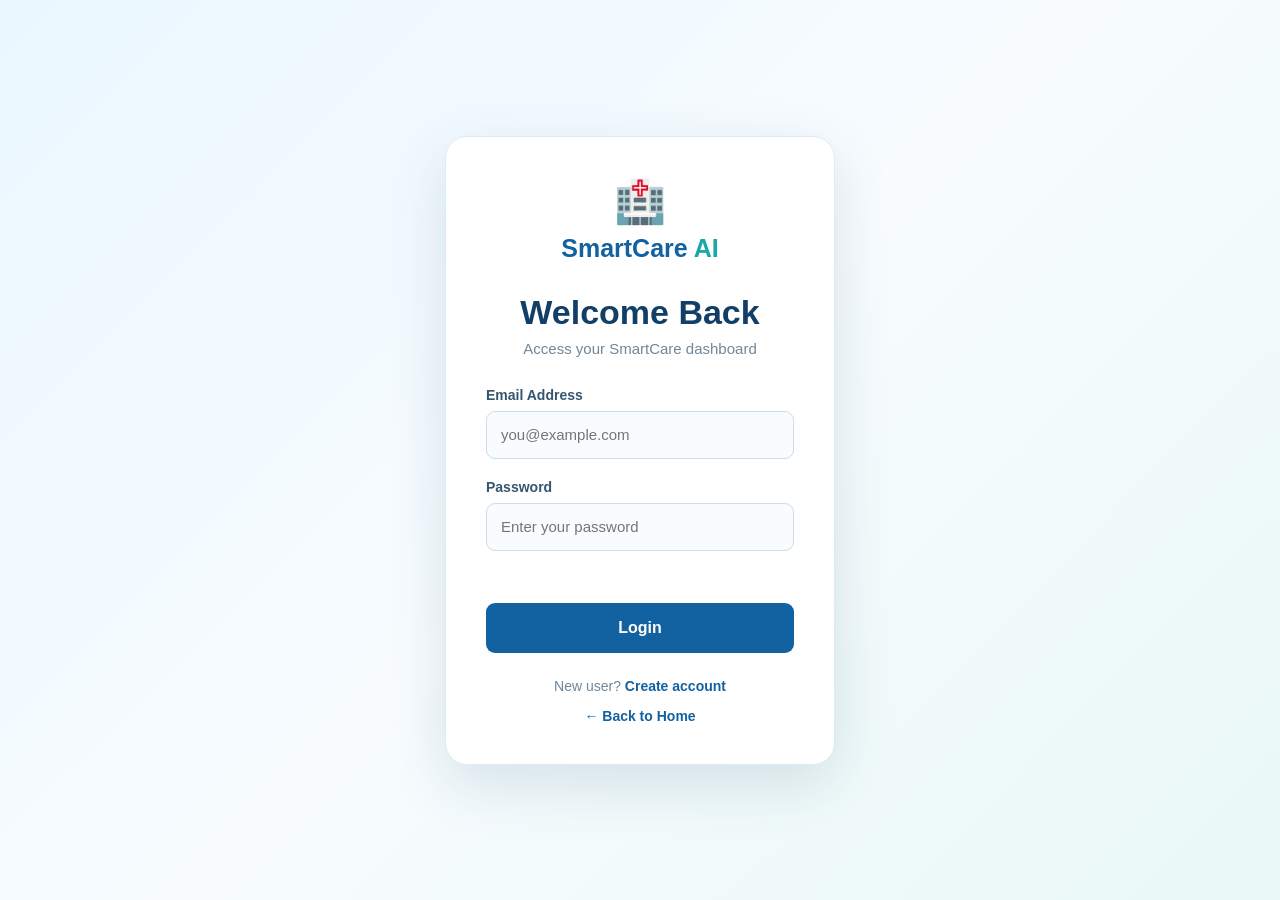
<file: frontend/doctor-dashboard.html>
```html
<!DOCTYPE html>
<html lang="en">

<head>

    <meta charset="UTF-8">

    <meta
        name="viewport"
        content="width=device-width, initial-scale=1.0"
    >

    <title>Doctor Dashboard - SmartCare AI</title>

    <link
        rel="stylesheet"
        href="style.css"
    >

</head>


<body>

<div class="container">

    <h1>👨‍⚕️ Doctor Dashboard</h1>

    <p id="doctorInfo"></p>


    <!-- =================================================
         STATISTICS
         ================================================= -->

    <div class="dashboard-grid">

        <div class="card">

            <h3>⏳ Waiting</h3>

            <h2 id="waitingCount">
                0
            </h2>

        </div>


        <div class="card">

            <h3>🩺 In Progress</h3>

            <h2 id="progressCount">
                0
            </h2>

        </div>


        <div class="card">

            <h3>✅ Completed</h3>

            <h2 id="completedCount">
                0
            </h2>

        </div>


        <div class="card">

            <h3>👥 Total</h3>

            <h2 id="totalCount">
                0
            </h2>

        </div>

    </div>


    <!-- =================================================
         QUEUE
         ================================================= -->

    <div class="card">

        <h2>📋 Today's Queue</h2>

        <div id="queueContainer"></div>

    </div>


    <!-- =================================================
         EMERGENCY PRIORITY QUEUE
         ================================================= -->

    <div class="card">

        <h2>🚨 Emergency Priority Queue</h2>

        <p style="
            color:#71859a;
            margin:10px 0 20px;
        ">

            Emergency requests requiring staff/doctor review.
            Final clinical decisions are made by hospital staff.

        </p>


        <div id="emergencyContainer">

            <p>
                Loading emergency requests...
            </p>

        </div>

    </div>


    <button onclick="logout()">
        🚪 Logout
    </button>

</div>


<script>

const API =
    "https://smartcare-ai-oqq2.onrender.com";


const user =
    JSON.parse(
        localStorage.getItem("user")
    );


if (
    !user ||
    user.role !== "doctor"
) {

    window.location.href =
        "login.html";

}


document.getElementById(
    "doctorInfo"
).innerText =
    `${user.name} • ${user.department}`;


// =====================================================
// LOAD DASHBOARD
// =====================================================

async function loadDashboard() {

    try {

        const response =
            await fetch(
                `${API}/doctor?department=${encodeURIComponent(user.department)}`
            );


        const data =
            await response.json();


        document.getElementById(
            "waitingCount"
        ).innerText =
            data.waiting;


        document.getElementById(
            "progressCount"
        ).innerText =
            data.in_progress;


        document.getElementById(
            "completedCount"
        ).innerText =
            data.completed;


        document.getElementById(
            "totalCount"
        ).innerText =
            data.total;


        renderQueue(
            data.appointments
        );


    }
    catch(error) {

        console.error(error);

    }


    // Load emergency requests

    loadEmergencies();

}


// =====================================================
// RENDER QUEUE
// =====================================================

function renderQueue(
    appointments
) {

    const container =
        document.getElementById(
            "queueContainer"
        );


    container.innerHTML = "";


    if (appointments.length === 0) {

        container.innerHTML =
            "<p>No patients booked.</p>";

        return;
    }


    appointments.forEach(
        function(appointment) {

            const div =
                document.createElement(
                    "div"
                );


            div.className =
                "card";


            let statusText =
                appointment.status;


            if (
                appointment.status ===
                "waiting"
            ) {

                statusText =
                    "⏳ Waiting";

            }

            else if (
                appointment.status ===
                "in_progress"
            ) {

                statusText =
                    "🩺 In Progress";

            }

            else if (
                appointment.status ===
                "completed"
            ) {

                statusText =
                    "✅ Completed";

            }


            let buttons = "";


            // -----------------------------------------
            // WAITING
            // -----------------------------------------

            if (
                appointment.status ===
                "waiting"
            ) {

                buttons = `

                    <button
                        onclick="startPatient(${appointment.id})"
                    >
                        ▶️ Start
                    </button>

                    <button
                        onclick="cancelPatient(${appointment.id})"
                    >
                        ❌ Cancel
                    </button>

                `;

            }


            // -----------------------------------------
            // IN PROGRESS
            // -----------------------------------------

            else if (
                appointment.status ===
                "in_progress"
            ) {

                buttons = `

                    <button
                        onclick="completePatient(${appointment.id})"
                    >
                        ✅ Complete
                    </button>

                `;

            }


            div.innerHTML = `

                <h3>
                    ${appointment.token}
                    -
                    ${appointment.patient_name}
                </h3>

                <p>
                    <strong>Doctor:</strong>
                    ${appointment.doctor}
                </p>

                <p>
                    <strong>Planned Time:</strong>
                    ${appointment.planned_time}
                </p>

                <p>
                    <strong>Status:</strong>
                    ${statusText}
                </p>

                <p>
                    <strong>Delay:</strong>
                    ${appointment.delay_minutes || 0}
                    minutes
                </p>

                ${
                    appointment.actual_start_time
                    ?
                    `
                    <p>
                        <strong>Started:</strong>
                        ${appointment.actual_start_time}
                    </p>
                    `
                    :
                    ""
                }

                ${
                    appointment.actual_end_time
                    ?
                    `
                    <p>
                        <strong>Finished:</strong>
                        ${appointment.actual_end_time}
                    </p>
                    `
                    :
                    ""
                }

                ${
                    appointment.status ===
                    "completed"
                    ?
                    `
                    <p>
                        <strong>Actual Consultation:</strong>
                        ${appointment.consultation_minutes}
                        minutes
                    </p>
                    `
                    :
                    ""
                }

                <div>
                    ${buttons}
                </div>

            `;


            container.appendChild(
                div
            );

        }
    );

}


// =====================================================
// START PATIENT
// =====================================================

async function startPatient(id) {

    const confirmStart =
        confirm(
            "Start consultation for this patient?"
        );


    if (!confirmStart) {
        return;
    }


    try {

        const response =
            await fetch(
                `${API}/queue/${id}`,
                {

                    method: "PUT",

                    headers: {
                        "Content-Type":
                            "application/json"
                    },

                    body: JSON.stringify({

                        status:
                            "in_progress"

                    })

                }
            );


        const data =
            await response.json();


        if (!response.ok) {

            alert(
                data.detail ||
                "Unable to start patient"
            );

            return;
        }


        loadDashboard();

    }
    catch(error) {

        alert(
            "Server error"
        );

    }

}


// =====================================================
// COMPLETE PATIENT
// =====================================================

async function completePatient(id) {

    const duration =
        prompt(
            "Enter actual consultation time in minutes:",
            "10"
        );


    if (duration === null) {
        return;
    }


    const minutes =
        parseInt(duration);


    if (
        isNaN(minutes) ||
        minutes <= 0
    ) {

        alert(
            "Please enter a valid number of minutes."
        );

        return;
    }


    try {

        const response =
            await fetch(
                `${API}/queue/${id}`,
                {

                    method: "PUT",

                    headers: {
                        "Content-Type":
                            "application/json"
                    },

                    body: JSON.stringify({

                        status:
                            "completed",

                        consultation_minutes:
                            minutes

                    })

                }
            );


        const data =
            await response.json();


        if (!response.ok) {

            alert(
                data.detail ||
                "Unable to complete patient"
            );

            return;
        }


        loadDashboard();

    }
    catch(error) {

        alert(
            "Server error"
        );

    }

}


// =====================================================
// CANCEL PATIENT
// =====================================================

async function cancelPatient(id) {

    const confirmCancel =
        confirm(
            "Cancel this appointment?"
        );


    if (!confirmCancel) {
        return;
    }


    try {

        const response =
            await fetch(
                `${API}/queue/${id}`,
                {

                    method: "PUT",

                    headers: {
                        "Content-Type":
                            "application/json"
                    },

                    body: JSON.stringify({

                        status:
                            "cancelled"

                    })

                }
            );


        if (!response.ok) {

            const data =
                await response.json();


            alert(
                data.detail ||
                "Unable to cancel appointment"
            );

            return;

        }


        loadDashboard();

    }
    catch(error) {

        alert(
            "Unable to cancel appointment"
        );

    }

}


// =====================================================
// LOAD EMERGENCIES
// =====================================================

async function loadEmergencies() {

    const container =
        document.getElementById(
            "emergencyContainer"
        );


    try {

        const response =
            await fetch(
                `${API}/emergency?department=${encodeURIComponent(user.department)}`
            );


        if (!response.ok) {

            container.innerHTML =
                "<p>No emergency requests available.</p>";

            return;

        }


        const data =
            await response.json();


        const emergencies =
            Array.isArray(data)
                ? data
                : (
                    data.emergencies ||
                    data.requests ||
                    []
                );


        /*
         * Only show active emergency requests.
         */

        const activeEmergencies =
            emergencies.filter(
                emergency => {

                    const status =
                        (
                            emergency.status ||
                            "requested"
                        ).toLowerCase();

                    return (
                        status !== "resolved" &&
                        status !== "cancelled"
                    );

                }
            );


        if (
            activeEmergencies.length === 0
        ) {

            container.innerHTML = `

                <p style="
                    color:#7890a7;
                ">

                    ✅ No active emergency requests.

                </p>

            `;

            return;

        }


        container.innerHTML =
            activeEmergencies
                .map(
                    emergency => {

                        const status =
                            (
                                emergency.status ||
                                "requested"
                            ).toLowerCase();


                        let statusText =
                            "🚨 Requested";


                        if (
                            status ===
                            "acknowledged"
                        ) {

                            statusText =
                                "👀 Acknowledged";

                        }

                        else if (
                            status ===
                            "in_progress"
                        ) {

                            statusText =
                                "🩺 In Progress";

                        }


                        let buttons = "";


                        /*
                         * Requested
                         */

                        if (
                            status ===
                            "requested"
                        ) {

                            buttons = `

                                <button
                                    onclick="
                                        updateEmergency(
                                            ${emergency.id},
                                            'acknowledged'
                                        )
                                    ">

                                    👀 Acknowledge

                                </button>

                                <button
                                    onclick="
                                        updateEmergency(
                                            ${emergency.id},
                                            'in_progress'
                                        )
                                    ">

                                    🩺 Start

                                </button>

                            `;

                        }


                        /*
                         * Acknowledged
                         */

                        else if (
                            status ===
                            "acknowledged"
                        ) {

                            buttons = `

                                <button
                                    onclick="
                                        updateEmergency(
                                            ${emergency.id},
                                            'in_progress'
                                        )
                                    ">

                                    🩺 Start Emergency

                                </button>

                            `;

                        }


                        /*
                         * In progress
                         */

                        else if (
                            status ===
                            "in_progress"
                        ) {

                            buttons = `

                                <button
                                    onclick="
                                        updateEmergency(
                                            ${emergency.id},
                                            'resolved'
                                        )
                                    ">

                                    ✅ Resolve

                                </button>

                            `;

                        }


                        return `

                            <div
                                class="card"
                                style="
                                    margin-bottom:15px;
                                    border-left:5px solid #c0392b;
                                "
                            >

                                <h3>

                                    🚨
                                    ${escapeHtml(
                                        emergency.token ||
                                        "--"
                                    )}

                                    -
                                    ${escapeHtml(
                                        emergency.patient_name ||
                                        "Patient"
                                    )}

                                </h3>


                                <p>

                                    <strong>
                                        Emergency:
                                    </strong>

                                    ${escapeHtml(
                                        emergency.emergency_type ||
                                        "Emergency"
                                    )}

                                </p>


                                <p>

                                    <strong>
                                        Department:
                                    </strong>

                                    ${escapeHtml(
                                        emergency.department ||
                                        user.department
                                    )}

                                </p>


                                <p>

                                    <strong>
                                        Description:
                                    </strong>

                                    ${escapeHtml(
                                        emergency.description ||
                                        "No description provided"
                                    )}

                                </p>


                                <p>

                                    <strong>
                                        Location:
                                    </strong>

                                    ${escapeHtml(
                                        emergency.location ||
                                        "Not provided"
                                    )}

                                </p>


                                <p>

                                    <strong>
                                        Emergency Contact:
                                    </strong>

                                    ${escapeHtml(
                                        emergency.emergency_contact ||
                                        "Not provided"
                                    )}

                                </p>


                                <p>

                                    <strong>
                                        Status:
                                    </strong>

                                    ${statusText}

                                </p>


                                <div style="
                                    margin-top:12px;
                                ">

                                    ${buttons}

                                </div>

                            </div>

                        `;

                    }
                )
                .join("");

    }

    catch(error) {

        console.error(
            "Emergency error:",
            error
        );


        container.innerHTML = `

            <p style="
                color:#d93636;
            ">

                Unable to load emergency requests.

            </p>

        `;

    }

}


// =====================================================
// UPDATE EMERGENCY
// =====================================================

async function updateEmergency(
    id,
    status
) {

    let message =
        "Update this emergency request?";


    if (
        status ===
        "acknowledged"
    ) {

        message =
            "Acknowledge this emergency request?";

    }

    else if (
        status ===
        "in_progress"
    ) {

        message =
            "Start handling this emergency request?";

    }

    else if (
        status ===
        "resolved"
    ) {

        message =
            "Mark this emergency request as resolved?";

    }


    const confirmed =
        confirm(message);


    if (!confirmed) {

        return;

    }


    try {

        const response =
            await fetch(
                `${API}/emergency/${id}`,
                {

                    method: "PUT",

                    headers: {

                        "Content-Type":
                            "application/json"

                    },

                    body:
                        JSON.stringify({

                            status:
                                status

                        })

                }
            );


        const data =
            await response.json();


        if (!response.ok) {

            alert(
                data.detail ||
                "Unable to update emergency request."
            );

            return;

        }


        loadEmergencies();

    }

    catch(error) {

        console.error(
            error
        );


        alert(
            "Server error while updating emergency."
        );

    }

}


// =====================================================
// HTML ESCAPE
// =====================================================

function escapeHtml(
    value
) {

    return String(
        value ?? ""
    )
        .replace(
            /&/g,
            "&amp;"
        )
        .replace(
            /</g,
            "&lt;"
        )
        .replace(
            />/g,
            "&gt;"
        )
        .replace(
            /"/g,
            "&quot;"
        )
        .replace(
            /'/g,
            "&#039;"
        );

}


// =====================================================
// LOGOUT
// =====================================================

function logout() {

    localStorage.removeItem(
        "user"
    );

    window.location.href =
        "login.html";

}


// =====================================================
// INITIAL LOAD
// =====================================================

loadDashboard();


// Refresh every 5 seconds

setInterval(
    loadDashboard,
    5000
);

</script>

</body>

</html>
```
</file>
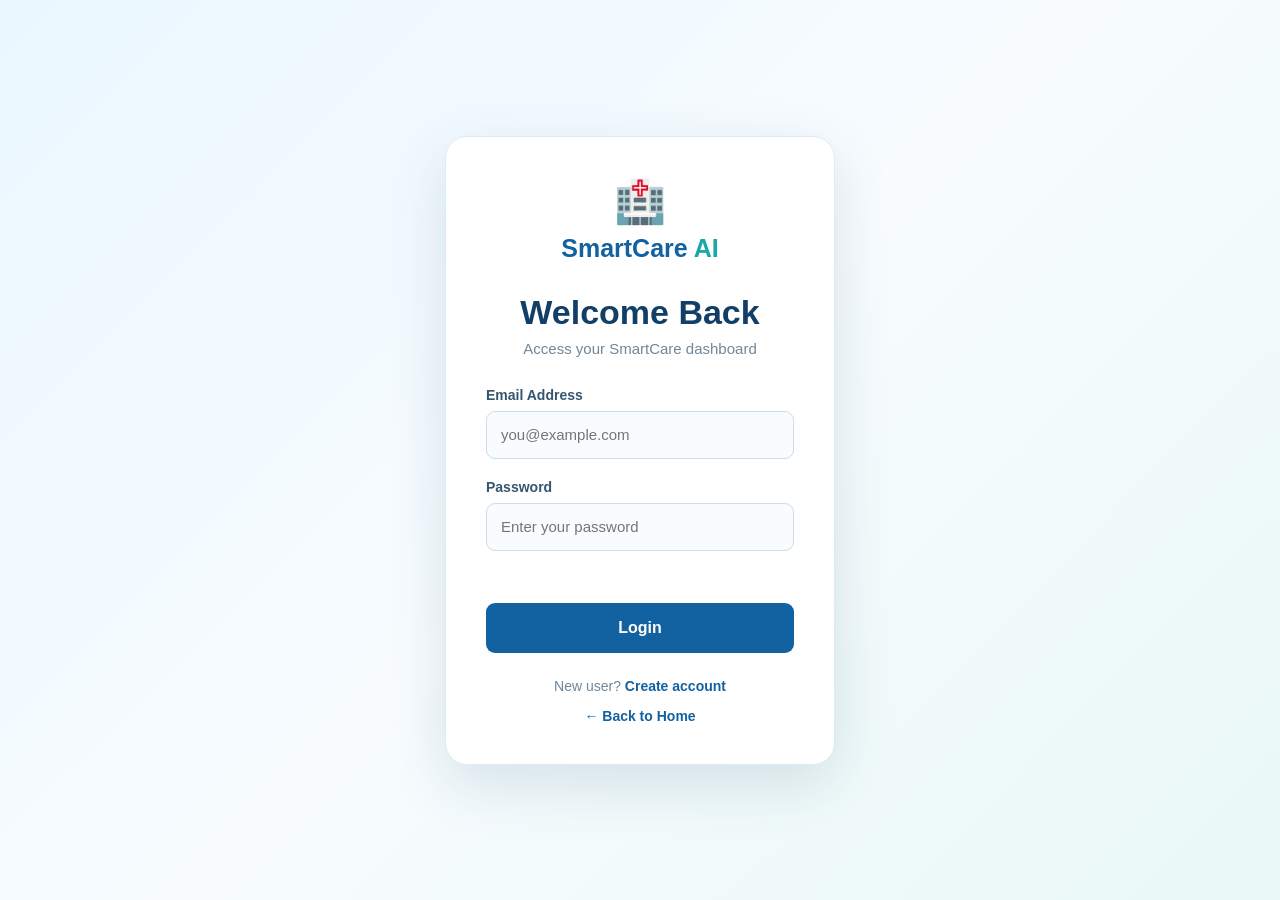
<file: frontend/login.html>
<!DOCTYPE html>
<html lang="en">

<head>

    <meta charset="UTF-8">

    <meta name="viewport"
          content="width=device-width, initial-scale=1.0">

    <title>Login - SmartCare AI</title>

    <style>

        * {
            margin: 0;
            padding: 0;
            box-sizing: border-box;
        }

        body {
            font-family: Arial, Helvetica, sans-serif;
            min-height: 100vh;

            background:
                linear-gradient(
                    135deg,
                    #eaf7ff,
                    #f8fcff,
                    #e8f8f5
                );

            display: flex;
            align-items: center;
            justify-content: center;

            color: #173f60;
        }

        .login-container {
            width: 100%;
            max-width: 430px;
            padding: 20px;
        }

        .login-card {
            background: white;

            padding: 40px;

            border-radius: 22px;

            border: 1px solid #dcecf7;

            box-shadow:
                0 20px 60px rgba(
                    20,
                    70,
                    100,
                    0.14
                );
        }

        .logo {
            text-align: center;

            font-size: 25px;

            font-weight: 800;

            margin-bottom: 30px;

            color: #1261a0;
        }

        .logo span {
            color: #19a7a8;
        }

        .logo-icon {
            display: block;

            font-size: 42px;

            margin-bottom: 8px;
        }

        h1 {
            text-align: center;

            font-size: 34px;

            color: #123f68;

            margin-bottom: 8px;
        }

        .subtitle {
            text-align: center;

            color: #718798;

            font-size: 15px;

            margin-bottom: 30px;
        }

        .form-group {
            margin-bottom: 20px;
        }

        label {
            display: block;

            color: #34566f;

            font-size: 14px;

            font-weight: 700;

            margin-bottom: 8px;
        }

        input {
            width: 100%;

            height: 48px;

            padding: 0 14px;

            border: 1px solid #cbddea;

            border-radius: 9px;

            background: #f9fcff;

            font-size: 15px;

            color: #183b57;

            outline: none;
        }

        input:focus {
            border-color: #1261a0;

            background: white;

            box-shadow:
                0 0 0 3px
                rgba(18, 97, 160, 0.10);
        }

        .login-btn {
            width: 100%;

            height: 50px;

            border: none;

            border-radius: 9px;

            background: #1261a0;

            color: white;

            font-size: 16px;

            font-weight: 700;

            cursor: pointer;

            transition: 0.2s;
        }

        .login-btn:hover {
            background: #0c4f85;

            transform: translateY(-1px);
        }

        #message {
            min-height: 22px;

            text-align: center;

            margin-bottom: 10px;

            font-size: 14px;

            font-weight: 600;
        }

        .success {
            color: #16804f;
        }

        .error {
            color: #c0392b;
        }

        .bottom {
            text-align: center;

            margin-top: 25px;

            color: #718798;

            font-size: 14px;
        }

        .bottom a {
            color: #1261a0;

            font-weight: 700;

            text-decoration: none;
        }

        .bottom a:hover {
            text-decoration: underline;
        }

        .home {
            display: inline-block;

            margin-top: 14px;
        }

        @media (max-width: 500px) {

            .login-card {
                padding: 30px 22px;
            }

            h1 {
                font-size: 29px;
            }

        }

    </style>

</head>


<body>

    <div class="login-container">

        <div class="login-card">

            <div class="logo">

                <span class="logo-icon">🏥</span>

                SmartCare <span>AI</span>

            </div>


            <h1>
                Welcome Back
            </h1>

            <p class="subtitle">
                Access your SmartCare dashboard
            </p>


            <form id="loginForm">

                <div class="form-group">

                    <label for="email">
                        Email Address
                    </label>

                    <input
                        type="email"
                        id="email"
                        placeholder="you@example.com"
                        required
                    >

                </div>


                <div class="form-group">

                    <label for="password">
                        Password
                    </label>

                    <input
                        type="password"
                        id="password"
                        placeholder="Enter your password"
                        required
                    >

                </div>


                <div id="message"></div>


                <button
                    type="submit"
                    class="login-btn"
                >
                    Login
                </button>

            </form>


            <div class="bottom">

                <p>
                    New user?

                    <a href="register.html">
                        Create account
                    </a>
                </p>


                <a
                    href="index.html"
                    class="home"
                >
                    ← Back to Home
                </a>

            </div>

        </div>

    </div>


    <script>

        const API ="https://smartcare-ai-oqq2.onrender.com";


        /*
         * IMPORTANT:
         *
         * Remove any old login session.
         *
         * We use sessionStorage instead of
         * localStorage so the login session
         * belongs only to this browser tab.
         */

        localStorage.removeItem("user");


        /*
         * If the login page is opened after logout,
         * replace the current history entry.
         *
         * This prevents the login page from creating
         * unwanted history entries.
         */


        document
            .getElementById("loginForm")
            .addEventListener(
                "submit",
                async function(event) {

                    event.preventDefault();


                    const email =
                        document
                            .getElementById("email")
                            .value
                            .trim();


                    const password =
                        document
                            .getElementById("password")
                            .value;


                    const message =
                        document
                            .getElementById("message");


                    const loginButton =
                        document.querySelector(
                            ".login-btn"
                        );


                    loginButton.disabled =
                        true;


                    loginButton.textContent =
                        "Logging in...";


                    try {

                        const response =
                            await fetch(
                                API + "/login",
                                {
                                    method: "POST",

                                    headers: {
                                        "Content-Type":
                                            "application/json"
                                    },

                                    body:
                                        JSON.stringify({
                                            email:
                                                email,

                                            password:
                                                password
                                        })
                                }
                            );


                        const data =
                            await response.json();


                        if (!response.ok) {

                            throw new Error(
                                data.detail ||
                                "Login failed"
                            );

                        }


                        /*
                         * IMPORTANT:
                         *
                         * Store the user ONLY in
                         * sessionStorage.
                         *
                         * Do NOT use localStorage.
                         */

                        sessionStorage.setItem(
                            "user",
                            JSON.stringify(
                                data.user
                            )
                        );


                        /*
                         * Make sure an old localStorage
                         * session can never remain.
                         */

                        localStorage.removeItem(
                            "user"
                        );


                        message.className =
                            "success";


                        message.textContent =
                            "Login successful!";


                        /*
                         * Small delay so the user
                         * can see the success message.
                         */

                        setTimeout(
                            function() {

                                if (
                                    data.user.role ===
                                    "patient"
                                ) {

                                    /*
                                     * replace() instead of
                                     * href prevents the
                                     * login page from being
                                     * added unnecessarily
                                     * to browser history.
                                     */

                                    window.location.replace(
                                        "patient-dashboard.html"
                                    );

                                }


                                else if (
                                    data.user.role ===
                                    "doctor"
                                ) {

                                    window.location.replace(
                                        "doctor-dashboard.html"
                                    );

                                }


                                else if (
                                    data.user.role ===
                                    "admin"
                                ) {

                                    window.location.replace(
                                        "admin-dashboard.html"
                                    );

                                }

                            },
                            500
                        );


                    }

                    catch(error) {

                        message.className =
                            "error";


                        message.textContent =
                            error.message;


                        loginButton.disabled =
                            false;


                        loginButton.textContent =
                            "Login";

                    }

                }
            );


        /*
         * Prevent the browser from showing an old
         * protected page from the back-forward cache
         * when the login page is reached after logout.
         */

        window.addEventListener(
            "pageshow",
            function(event) {

                if (
                    event.persisted
                ) {

                    window.location.reload();

                }

            }
        );

    </script>

</body>

</html>
</file>
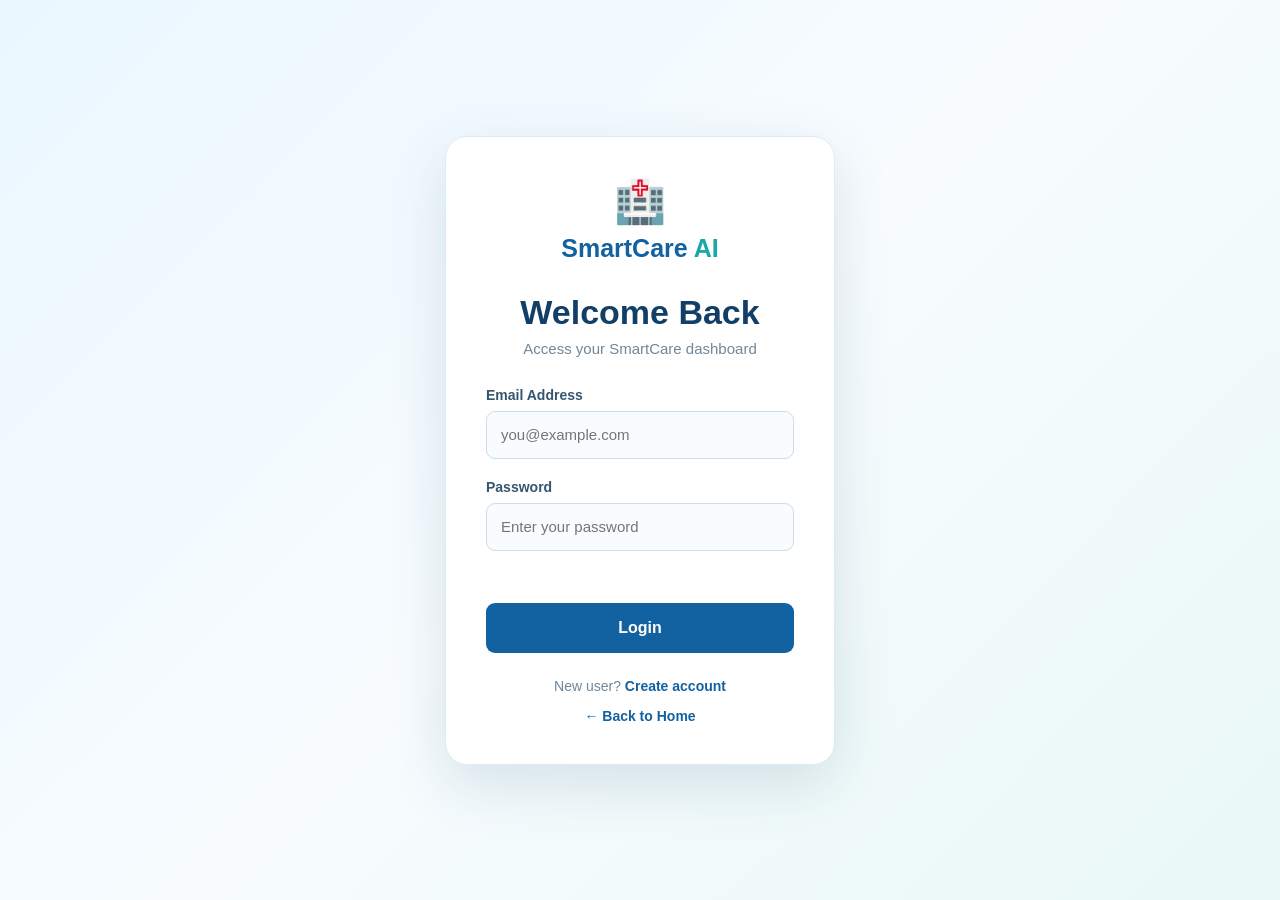
<file: frontend/patient-dashboard.html>
```html
<!DOCTYPE html>
<html lang="en">
<head>
    <meta charset="UTF-8">
    <meta name="viewport"
          content="width=device-width, initial-scale=1.0">
    <title>SmartCare AI - Patient Dashboard</title>

    <style>
        * {
            margin: 0;
            padding: 0;
            box-sizing: border-box;
            font-family: Arial, Helvetica, sans-serif;
        }

        body {
            background: #f4f8fc;
            color: #173b63;
        }

        .navbar {
            height: 72px;
            background: white;
            border-bottom: 1px solid #e3edf5;

            display: flex;
            align-items: center;
            justify-content: space-between;

            padding: 0 45px;

            position: sticky;
            top: 0;
            z-index: 100;
        }

        .logo {
            font-size: 25px;
            font-weight: 800;
            color: #1769aa;
        }

        .logo span {
            color: #00a6a6;
        }

        .nav-right {
            display: flex;
            align-items: center;
            gap: 25px;
        }

        .nav-right a {
            text-decoration: none;
            color: #47637e;
            font-weight: 600;
        }

        .nav-right a:hover {
            color: #1769aa;
        }

        .logout {
            border: none;
            background: #eaf3fb;
            color: #1769aa;

            padding: 10px 18px;

            border-radius: 9px;

            font-weight: bold;

            cursor: pointer;
        }

        .logout:hover {
            background: #dcecf9;
        }

        .container {
            max-width: 1200px;
            margin: auto;
            padding: 35px 25px;
        }

        .welcome {
            display: flex;
            justify-content: space-between;
            align-items: center;

            margin-bottom: 30px;
        }

        .welcome h1 {
            font-size: 32px;
            margin-bottom: 8px;
            color: #173b63;
        }

        .welcome p {
            color: #71859a;
            font-size: 16px;
        }

        .profile-icon {
            width: 52px;
            height: 52px;

            border-radius: 50%;

            background: #dff3f2;

            display: flex;
            align-items: center;
            justify-content: center;

            font-size: 24px;
        }

        .stats {
            display: grid;
            grid-template-columns: repeat(4, 1fr);

            gap: 18px;

            margin-bottom: 28px;
        }

        .stat-card {
            background: white;

            border-radius: 15px;

            padding: 22px;

            border: 1px solid #e5edf4;

            box-shadow:
                0 5px 18px rgba(40, 80, 120, 0.06);
        }

        .stat-top {
            display: flex;
            justify-content: space-between;
            align-items: center;
        }

        .stat-title {
            color: #7890a7;

            font-size: 14px;

            font-weight: 600;
        }

        .stat-icon {
            width: 38px;
            height: 38px;

            border-radius: 10px;

            display: flex;
            align-items: center;
            justify-content: center;

            background: #eaf5ff;

            font-size: 19px;
        }

        .stat-value {
            margin-top: 15px;

            font-size: 27px;

            font-weight: 800;

            color: #173b63;
        }

        .dashboard-grid {
            display: grid;

            grid-template-columns: 1.4fr 1fr;

            gap: 22px;
        }

        .card {
            background: white;

            border: 1px solid #e3edf5;

            border-radius: 16px;

            padding: 25px;

            box-shadow:
                0 6px 20px rgba(40, 80, 120, 0.06);
        }

        .card-header {
            display: flex;

            justify-content: space-between;

            align-items: center;

            margin-bottom: 22px;
        }

        .card-header h2 {
            font-size: 20px;

            color: #173b63;
        }

        .view-link {
            color: #1683b8;

            font-size: 14px;

            font-weight: bold;

            cursor: pointer;
        }

        /* ================= QUEUE ================= */

        .queue-main {
            display: flex;

            align-items: center;

            gap: 25px;

            padding: 20px;

            background: #f5faff;

            border-radius: 13px;
        }

        .token {
            width: 90px;
            height: 90px;

            flex-shrink: 0;

            border-radius: 50%;

            background: #1769aa;

            color: white;

            display: flex;

            flex-direction: column;

            align-items: center;

            justify-content: center;
        }

        .token small {
            font-size: 11px;
        }

        .token strong {
            font-size: 25px;
        }

        .queue-info h3 {
            margin-bottom: 8px;

            color: #173b63;
        }

        .queue-info p {
            color: #71859a;

            margin-bottom: 6px;
        }

        .status {
            display: inline-block;

            margin-top: 10px;

            padding: 6px 12px;

            border-radius: 20px;

            background: #e3f7ee;

            color: #168456;

            font-size: 12px;

            font-weight: bold;
        }

        /* ================= AI ================= */

        .ai-card {
            background:
                linear-gradient(
                    135deg,
                    #edf9fa,
                    #f5fbff
                );

            border: 1px solid #ccebea;
        }

        .ai-header {
            display: flex;

            align-items: center;

            gap: 12px;
        }

        .robot {
            width: 45px;
            height: 45px;

            border-radius: 12px;

            background: #00a6a6;

            color: white;

            display: flex;

            align-items: center;

            justify-content: center;

            font-size: 22px;
        }

        .ai-header h2 {
            font-size: 20px;
        }

        .ai-text {
            color: #607b91;

            line-height: 1.6;

            margin: 18px 0;
        }

        .recommendation {
            background: white;

            border-radius: 12px;

            padding: 16px;

            border: 1px solid #dcecef;
        }

        .recommendation-title {
            font-size: 13px;

            color: #7890a7;

            margin-bottom: 8px;
        }

        .recommended-time {
            font-size: 22px;

            font-weight: 800;

            color: #008b8b;
        }

        .recommendation p {
            color: #71859a;

            font-size: 13px;

            margin-top: 5px;
        }

        /* ================= BUTTON ================= */

        .book-btn {
            width: 100%;

            margin-top: 20px;

            border: none;

            border-radius: 10px;

            padding: 14px;

            background: #1769aa;

            color: white;

            font-size: 15px;

            font-weight: bold;

            cursor: pointer;
        }

        .book-btn:hover {
            background: #12578f;
        }

        /* ================= APPOINTMENTS ================= */

        .appointment {
            display: flex;

            justify-content: space-between;

            align-items: center;

            padding: 17px 0;

            border-bottom: 1px solid #edf1f5;
        }

        .appointment:last-child {
            border-bottom: none;
        }

        .doctor {
            display: flex;

            align-items: center;

            gap: 13px;
        }

        .doctor-icon {
            width: 43px;
            height: 43px;

            border-radius: 11px;

            background: #eef6ff;

            display: flex;

            align-items: center;

            justify-content: center;

            font-size: 21px;
        }

        .doctor h4 {
            margin-bottom: 5px;

            color: #173b63;
        }

        .doctor p {
            color: #7a8fa3;

            font-size: 13px;
        }

        .appointment-time {
            text-align: right;
        }

        .appointment-time strong {
            display: block;

            color: #173b63;
        }

        .appointment-time span {
            color: #7890a7;

            font-size: 12px;
        }

        /* ================= CANCEL BUTTON ================= */

        .cancel-btn {
            margin-left: 15px;

            border: none;

            background: #ffecec;

            color: #d93636;

            padding: 9px 13px;

            border-radius: 8px;

            font-size: 12px;

            font-weight: bold;

            cursor: pointer;
        }

        .cancel-btn:hover {
            background: #ffdada;
        }

        .cancelled-status {
            display: inline-block;

            margin-left: 15px;

            margin-top: 8px;

            padding: 7px 12px;

            border-radius: 20px;

            background: #ffecec;

            color: #d93636;

            font-size: 12px;

            font-weight: bold;
        }

        /* ================= QUICK ACTIONS ================= */

        .quick-actions {
            margin-top: 22px;

            display: grid;

            grid-template-columns:
                repeat(3, 1fr);

            gap: 15px;
        }

        .quick {
            background: white;

            border: 1px solid #e3edf5;

            border-radius: 13px;

            padding: 20px;

            text-align: center;

            cursor: pointer;

            transition: 0.2s;
        }

        .quick:hover {
            transform: translateY(-3px);

            box-shadow:
                0 7px 18px
                rgba(40, 80, 120, 0.1);
        }

        .quick-icon {
            font-size: 27px;

            margin-bottom: 9px;
        }

        .quick h3 {
            font-size: 14px;

            color: #173b63;
        }

        /* =====================================================
           EMERGENCY SUPPORT
        ===================================================== */

        .emergency-card {
            margin-top: 22px;

            background: white;

            border: 1px solid #f0d9d5;

            border-radius: 16px;

            padding: 25px;

            box-shadow:
                0 6px 20px rgba(40, 80, 120, 0.06);
        }

        .emergency-header {
            display: flex;

            align-items: center;

            gap: 12px;

            margin-bottom: 8px;
        }

        .emergency-icon {
            width: 45px;
            height: 45px;

            border-radius: 12px;

            background: #fff0ed;

            display: flex;

            align-items: center;

            justify-content: center;

            font-size: 23px;
        }

        .emergency-header h2 {
            color: #9e3025;

            font-size: 20px;
        }

        .emergency-text {
            color: #607b91;

            line-height: 1.6;

            margin: 15px 0 20px;

            font-size: 14px;
        }

        .emergency-grid {
            display: grid;

            grid-template-columns:
                repeat(2, 1fr);

            gap: 15px;
        }

        .emergency-field {
            margin-bottom: 15px;
        }

        .emergency-field.full {
            grid-column: 1 / -1;
        }

        .emergency-field label {
            display: block;

            color: #47637e;

            font-size: 13px;

            font-weight: bold;

            margin-bottom: 7px;
        }

        .emergency-field select,
        .emergency-field input,
        .emergency-field textarea {
            width: 100%;

            border: 1px solid #d8e3eb;

            border-radius: 9px;

            padding: 11px;

            font-size: 13px;

            outline: none;

            color: #173b63;

            background: #fbfdff;
        }

        .emergency-field select,
        .emergency-field input {
            height: 45px;
        }

        .emergency-field textarea {
            min-height: 90px;

            resize: vertical;

            font-family:
                Arial,
                Helvetica,
                sans-serif;
        }

        .emergency-field select:focus,
        .emergency-field input:focus,
        .emergency-field textarea:focus {
            border-color: #d05a4c;

            box-shadow:
                0 0 0 3px
                rgba(208, 90, 76, 0.08);
        }

        .emergency-submit {
            width: 100%;

            border: none;

            border-radius: 10px;

            padding: 14px;

            background: #c0392b;

            color: white;

            font-size: 15px;

            font-weight: bold;

            cursor: pointer;
        }

        .emergency-submit:hover {
            background: #a93226;
        }

        .emergency-submit:disabled {
            background: #c6a19d;

            cursor: not-allowed;
        }

        .emergency-message {
            min-height: 22px;

            text-align: center;

            margin-top: 12px;

            font-size: 13px;

            font-weight: bold;
        }

        .emergency-success {
            color: #168456;
        }

        .emergency-error {
            color: #d93636;
        }

        .emergency-warning {
            margin-top: 15px;

            padding: 12px;

            border-radius: 9px;

            background: #fff8e9;

            border: 1px solid #eed9aa;

            color: #795f32;

            font-size: 12px;

            line-height: 1.5;
        }

        /* ================= EMERGENCY REQUESTS ================= */

        .emergency-requests {
            margin-top: 25px;

            display: none;
        }

        .emergency-requests h3 {
            color: #173b63;

            font-size: 18px;

            margin-bottom: 15px;
        }

        .emergency-item {
            border: 1px solid #eadbd8;

            background: #fffafa;

            border-radius: 11px;

            padding: 16px;

            margin-bottom: 12px;
        }

        .emergency-item-top {
            display: flex;

            justify-content: space-between;

            align-items: center;

            gap: 10px;

            margin-bottom: 10px;
        }

        .emergency-token {
            color: #1769aa;

            font-weight: 800;

            font-size: 15px;
        }

        .emergency-type {
            color: #47637e;

            font-size: 13px;

            font-weight: bold;

            margin-top: 4px;
        }

        .emergency-status {
            padding: 6px 10px;

            border-radius: 20px;

            background: #eaf5ff;

            color: #1769aa;

            font-size: 11px;

            font-weight: bold;

            text-transform: capitalize;
        }

        .emergency-item p {
            color: #71859a;

            font-size: 12px;

            line-height: 1.5;

            margin: 4px 0;
        }

        .emergency-cancel {
            margin-top: 10px;

            border: none;

            border-radius: 8px;

            padding: 8px 12px;

            background: #ffecec;

            color: #d93636;

            font-size: 12px;

            font-weight: bold;

            cursor: pointer;
        }

        .emergency-cancel:hover {
            background: #ffdada;
        }

        /* ================= RESPONSIVE ================= */

        @media(max-width: 900px) {

            .stats {
                grid-template-columns:
                    repeat(2, 1fr);
            }

            .dashboard-grid {
                grid-template-columns: 1fr;
            }

        }

        @media(max-width: 600px) {

            .navbar {
                padding: 0 18px;
            }

            .nav-right {
                gap: 10px;
            }

            .nav-right a {
                display: none;
            }

            .container {
                padding: 25px 15px;
            }

            .welcome h1 {
                font-size: 25px;
            }

            .stats {
                grid-template-columns: 1fr;
            }

            .quick-actions {
                grid-template-columns: 1fr;
            }

            .queue-main {
                flex-direction: column;

                align-items: flex-start;
            }

            .appointment {
                flex-direction: column;

                align-items: flex-start;

                gap: 15px;
            }

            .appointment-time {
                text-align: left;

                width: 100%;
            }

            .cancel-btn,
            .cancelled-status {
                margin-left: 0;

                margin-top: 8px;
            }

            .emergency-grid {
                grid-template-columns: 1fr;
            }

            .emergency-field.full {
                grid-column: auto;
            }

            .emergency-item-top {
                align-items: flex-start;

                flex-direction: column;
            }

        }

    </style>

</head>


<body>


<!-- ================= NAVBAR ================= -->

<nav class="navbar">

    <div class="logo">
        🏥 SmartCare <span>AI</span>
    </div>

    <div class="nav-right">

        <a href="patient-dashboard.html">
            Dashboard
        </a>

        <a href="book-appointment.html">
            Appointments
        </a>

        <a href="queue.html">
            My Queue
        </a>

        <button
            class="logout"
            onclick="logout()">

            Logout

        </button>

    </div>

</nav>


<!-- ================= MAIN ================= -->

<main class="container">


    <!-- ================= WELCOME ================= -->

    <div class="welcome">

        <div>

            <h1>
                Patient Dashboard
            </h1>

            <p id="welcomeText">
                Welcome back 👋
            </p>

        </div>

        <div class="profile-icon">
            👤
        </div>

    </div>


    <!-- ================= STATISTICS ================= -->

    <div class="stats">


        <div class="stat-card">

            <div class="stat-top">

                <span class="stat-title">
                    TODAY'S TOKEN
                </span>

                <div class="stat-icon">
                    🎟️
                </div>

            </div>

            <div
                class="stat-value"
                id="token">

                —

            </div>

        </div>


        <div class="stat-card">

            <div class="stat-top">

                <span class="stat-title">
                    PATIENTS AHEAD
                </span>

                <div class="stat-icon">
                    👥
                </div>

            </div>

            <div
                class="stat-value"
                id="ahead">

                —

            </div>

        </div>


        <div class="stat-card">

            <div class="stat-top">

                <span class="stat-title">
                    ESTIMATED WAIT
                </span>

                <div class="stat-icon">
                    ⏱️
                </div>

            </div>

            <div
                class="stat-value"
                id="wait">

                —

            </div>

        </div>


        <div class="stat-card">

            <div class="stat-top">

                <span class="stat-title">
                    STATUS
                </span>

                <div class="stat-icon">
                    ✓
                </div>

            </div>

            <div
                class="stat-value"
                id="status">

                —

            </div>

        </div>

    </div>


    <!-- ================= MAIN CARDS ================= -->

    <div class="dashboard-grid">


        <!-- ================= QUEUE CARD ================= -->

        <div class="card">

            <div class="card-header">

                <h2>
                    🎟️ Today's Queue
                </h2>

                <span
                    class="view-link"
                    onclick="location.href='queue.html'">

                    View Queue →

                </span>

            </div>


            <div class="queue-main">


                <div class="token">

                    <small>
                        TOKEN
                    </small>

                    <strong id="bigToken">
                        —
                    </strong>

                </div>


                <div class="queue-info">

                    <h3 id="queueDepartment">
                        No active appointment
                    </h3>

                    <p>
                        Patients ahead:
                        <strong id="queueAhead">
                            —
                        </strong>
                    </p>

                    <p>
                        Estimated waiting:
                        <strong id="queueWait">
                            —
                        </strong>
                    </p>

                    <span
                        class="status"
                        id="queueStatus">

                        No Appointment

                    </span>

                </div>

            </div>


            <button
                class="book-btn"
                onclick="location.href='book-appointment.html'">

                + Book New Appointment

            </button>

        </div>


        <!-- ================= AI CARD ================= -->

        <div class="card ai-card">


            <div class="ai-header">

                <div class="robot">
                    🤖
                </div>

                <div>

                    <h2>
                        AI Slot Recommendation
                    </h2>

                </div>

            </div>


            <p class="ai-text">

                SmartCare AI analyzes appointment demand
                and queue load to suggest a better time
                for your consultation.

            </p>


            <div class="recommendation">

                <div class="recommendation-title">

                    RECOMMENDED TIME

                </div>


                <div
                    class="recommended-time"
                    id="recommendedTime">

                    Loading...

                </div>


                <p id="recommendationText">

                    Select an appointment to receive
                    an AI recommendation.

                </p>

            </div>


            <button
                class="book-btn"
                onclick="location.href='book-appointment.html'">

                Book Recommended Slot

            </button>

        </div>

    </div>


    <!-- ================= APPOINTMENTS ================= -->

    <div
        class="card"
        style="margin-top:22px;">

        <div class="card-header">

            <h2>
                📅 My Appointments
            </h2>

            <span
                class="view-link"
                onclick="location.href='book-appointment.html'">

                + New Appointment

            </span>

        </div>


        <div id="appointments">

            <p style="color:#7890a7;">

                Loading appointments...

            </p>

        </div>

    </div>


    <!-- =====================================================
         EMERGENCY SUPPORT
    ===================================================== -->

    <div class="emergency-card">


        <div class="emergency-header">

            <div class="emergency-icon">
                🚨
            </div>

            <h2>
                Emergency Support
            </h2>

        </div>


        <p class="emergency-text">

            If you are experiencing an urgent medical situation,
            submit an emergency request so hospital staff can
            review and respond through the emergency workflow.

        </p>


        <div class="emergency-grid">


            <div class="emergency-field">

                <label for="emergencyType">
                    Emergency Type
                </label>

                <select id="emergencyType">

                    <option value="">
                        Select Emergency Type
                    </option>

                    <option value="Breathing difficulty">
                        Breathing difficulty
                    </option>

                    <option value="Chest pain">
                        Chest pain
                    </option>

                    <option value="Severe bleeding">
                        Severe bleeding
                    </option>

                    <option value="Accident / injury">
                        Accident / injury
                    </option>

                    <option value="Loss of consciousness">
                        Loss of consciousness
                    </option>

                    <option value="Severe pain">
                        Severe pain
                    </option>

                    <option value="Other emergency">
                        Other emergency
                    </option>

                </select>

            </div>


            <div class="emergency-field">

                <label for="emergencyDepartment">
                    Department
                </label>

                <select id="emergencyDepartment">

                    <option value="">
                        Select Department
                    </option>

                    <option value="Cardiology">
                        Cardiology
                    </option>

                    <option value="Orthopedics">
                        Orthopedics
                    </option>

                    <option value="Dermatology">
                        Dermatology
                    </option>

                    <option value="Neurology">
                        Neurology
                    </option>

                    <option value="Ophthalmology">
                        Ophthalmology
                    </option>

                    <option value="ENT">
                        ENT
                    </option>

                    <option value="General Medicine">
                        General Medicine
                    </option>

                    <option value="Pediatrics">
                        Pediatrics
                    </option>

                    <option value="Gynecology">
                        Gynecology
                    </option>

                    <option value="Dental">
                        Dental
                    </option>

                    <option value="Pulmonology">
                        Pulmonology
                    </option>

                    <option value="Oncology">
                        Oncology
                    </option>

                </select>

            </div>


            <div class="emergency-field full">

                <label for="emergencyDescription">
                    Describe the Emergency
                </label>

                <textarea
                    id="emergencyDescription"
                    placeholder="Briefly describe what is happening..."></textarea>

            </div>


            <div class="emergency-field">

                <label for="emergencyLocation">
                    Current Location
                </label>

                <input
                    type="text"
                    id="emergencyLocation"
                    placeholder="Enter your current location">

            </div>


            <div class="emergency-field">

                <label for="emergencyContact">
                    Emergency Contact
                </label>

                <input
                    type="text"
                    id="emergencyContact"
                    placeholder="Enter emergency contact number">

            </div>


        </div>


        <button
            type="button"
            class="emergency-submit"
            id="emergencyButton"
            onclick="submitEmergency()">

            🚨 Submit Emergency Request

        </button>


        <div
            class="emergency-message"
            id="emergencyMessage">
        </div>


        <div class="emergency-warning">

            ⚠️ SmartCare AI provides workflow support only.
            It does not diagnose medical conditions or automatically
            make clinical decisions. For a life-threatening emergency,
            contact your local emergency services immediately.

        </div>


        <!-- ================= EMERGENCY REQUESTS ================= -->

        <div
            class="emergency-requests"
            id="emergencyRequests">

            <h3>
                🚨 My Emergency Requests
            </h3>

            <div id="emergencyItems">
            </div>

        </div>


    </div>


    <!-- ================= QUICK ACTIONS ================= -->

    <div class="quick-actions">


        <div
            class="quick"
            onclick="location.href='book-appointment.html'">

            <div class="quick-icon">
                📅
            </div>

            <h3>
                Book Appointment
            </h3>

        </div>


        <div
            class="quick"
            onclick="location.href='queue.html'">

            <div class="quick-icon">
                🎟️
            </div>

            <h3>
                Track My Queue
            </h3>

        </div>


        <div
            class="quick"
            onclick="location.reload()">

            <div class="quick-icon">
                🔄
            </div>

            <h3>
                Refresh Dashboard
            </h3>

        </div>

    </div>


</main>


<script>


    /* =====================================================
       API
    ===================================================== */

    const API =
        "https://smartcare-ai-oqq2.onrender.com";


    /* =====================================================
       GET LOGGED-IN USER
       
       IMPORTANT:
       We use sessionStorage because the login page
       stores the logged-in user there.
    ===================================================== */

    let user = null;


    try {

        user =
            JSON.parse(
                sessionStorage.getItem("user") || "null"
            );

    }

    catch(error) {

        console.log(
            "Unable to read user:",
            error
        );

        user = null;

    }


    /* =====================================================
       LOGIN CHECK
    ===================================================== */

    if (!user) {

        window.location.replace(
            "login.html"
        );

    }


    if (
        user &&
        user.role !== "patient"
    ) {

        alert(
            "Patient account required."
        );

        sessionStorage.removeItem("user");

        localStorage.removeItem("user");

        window.location.replace(
            "login.html"
        );

    }


    /* =====================================================
       WELCOME MESSAGE
    ===================================================== */

    if (user) {

        document.getElementById(
            "welcomeText"
        ).innerText =
            "Welcome back, " +
            user.name +
            " 👋";

    }


    /* =====================================================
       RESET DASHBOARD
       
       This is used when there is no active appointment.
    ===================================================== */

    function resetQueueDisplay() {

        document.getElementById(
            "token"
        ).innerText = "—";


        document.getElementById(
            "bigToken"
        ).innerText = "—";


        document.getElementById(
            "ahead"
        ).innerText = "—";


        document.getElementById(
            "wait"
        ).innerText = "—";


        document.getElementById(
            "status"
        ).innerText = "No Appointment";


        document.getElementById(
            "queueAhead"
        ).innerText = "—";


        document.getElementById(
            "queueWait"
        ).innerText = "—";


        document.getElementById(
            "queueStatus"
        ).innerText =
            "No Appointment";


        document.getElementById(
            "queueDepartment"
        ).innerText =
            "No active appointment";

    }


    /* =====================================================
       LOAD DASHBOARD
    ===================================================== */

    async function loadDashboard() {

        if (!user) {
            return;
        }


        try {

            const response =
                await fetch(
                    `${API}/patient/${user.id}`
                );


            if (!response.ok) {

                throw new Error(
                    "Unable to load patient data"
                );

            }


            const data =
                await response.json();


            console.log(
                "Patient data:",
                data
            );


            /*
             * Backend may return either:
             *
             * 1. An array of appointments
             *
             * OR
             *
             * 2. An object containing appointments.
             */


            let appointments = [];


            if (Array.isArray(data)) {

                appointments = data;

            }

            else {

                appointments =
                    data.appointments ||
                    data.my_appointments ||
                    [];

            }


            /*
             * Find the ACTIVE appointment.
             *
             * Cancelled appointments must NOT
             * be used for queue tracking.
             *
             * Completed appointments are also
             * not considered active.
             */

            const activeAppointments =
                appointments.filter(
                    app => {

                        const status =
                            (
                                app.status ||
                                "waiting"
                            ).toLowerCase();

                        return (
                            status !== "cancelled" &&
                            status !== "completed"
                        );

                    }
                );


            /*
             * Prefer today's active appointment.
             *
             * If the backend does not provide a date,
             * use the first active appointment.
             */

            const today =
                new Date()
                    .toISOString()
                    .split("T")[0];


            let appointment =
                activeAppointments.find(
                    app => {

                        const appDate =
                            app.appointment_date ||
                            app.date ||
                            "";

                        return appDate === today;

                    }
                );


            if (!appointment) {

                appointment =
                    activeAppointments[0] ||
                    null;

            }


            /* ================= ACTIVE APPOINTMENT ================= */

            if (appointment) {

                const token =
                    appointment.token ??
                    "—";


                const ahead =
                    appointment.patients_ahead ??
                    appointment.ahead ??
                    0;


                const wait =
                    appointment.waiting_minutes ??
                    appointment.estimated_wait ??
                    appointment.wait ??
                    0;


                const status =
                    appointment.status ??
                    "waiting";


                const department =
                    appointment.department ||
                    "Hospital Appointment";


                document.getElementById(
                    "token"
                ).innerText =
                    token;


                document.getElementById(
                    "bigToken"
                ).innerText =
                    token;


                document.getElementById(
                    "ahead"
                ).innerText =
                    ahead;


                document.getElementById(
                    "wait"
                ).innerText =
                    wait + " min";


                document.getElementById(
                    "status"
                ).innerText =
                    status;


                document.getElementById(
                    "queueAhead"
                ).innerText =
                    ahead;


                document.getElementById(
                    "queueWait"
                ).innerText =
                    wait + " min";


                document.getElementById(
                    "queueStatus"
                ).innerText =
                    status;


                document.getElementById(
                    "queueDepartment"
                ).innerText =
                    department;

            }

            else {

                /*
                 * No active appointment.
                 *
                 * This also happens when the only
                 * appointment was cancelled.
                 */

                resetQueueDisplay();

            }


            /*
             * IMPORTANT:
             *
             * Send ALL appointments to the appointment
             * section so cancelled appointments remain
             * visible after refresh.
             */

            loadAppointments(
                appointments
            );

        }

        catch(error) {

            console.log(
                "Dashboard error:",
                error
            );


            resetQueueDisplay();


            document.getElementById(
                "appointments"
            ).innerHTML = `

                <p style="color:#7890a7;">

                    Unable to load appointment information.

                </p>

            `;

        }

    }


    /* =====================================================
       LOAD APPOINTMENTS
    ===================================================== */

    function loadAppointments(
        appointments
    ) {

        const container =
            document.getElementById(
                "appointments"
            );


        if (
            !appointments ||
            !appointments.length
        ) {

            container.innerHTML = `

                <div style="
                    text-align:center;
                    padding:30px;
                    color:#7890a7;
                ">

                    <div style="
                        font-size:40px;
                    ">
                        📅
                    </div>

                    <p style="
                        margin-top:10px;
                    ">

                        You don't have any
                        appointments yet.

                    </p>

                </div>

            `;

            return;

        }


        /*
         * Show newest appointments first.
         */

        const sortedAppointments =
            [...appointments].reverse();


        container.innerHTML =
            sortedAppointments
                .map(
                    app => {

                        const status =
                            (
                                app.status ||
                                "waiting"
                            ).toLowerCase();


                        const isCancelled =
                            status === "cancelled";


                        const isCompleted =
                            status === "completed";


                        const doctor =
                            app.doctor ||
                            "Doctor";


                        const department =
                            app.department ||
                            "Department";


                        const appointmentDate =
                            app.appointment_date ||
                            app.date ||
                            "Today";


                        const appointmentTime =
                            app.planned_time ||
                            app.time ||
                            "Time pending";


                        let actionHTML = "";


                        if (isCancelled) {

                            actionHTML = `

                                <div>
                                    <span
                                        class="cancelled-status">

                                        ❌ Cancelled

                                    </span>
                                </div>

                            `;

                        }

                        else if (isCompleted) {

                            actionHTML = `

                                <div>
                                    <span
                                        style="
                                            display:inline-block;
                                            margin-left:15px;
                                            margin-top:8px;
                                            padding:7px 12px;
                                            border-radius:20px;
                                            background:#eaf5ff;
                                            color:#1769aa;
                                            font-size:12px;
                                            font-weight:bold;
                                        ">

                                        ✓ Completed

                                    </span>
                                </div>

                            `;

                        }

                        else {

                            actionHTML = `

                                <div>

                                    <button
                                        class="cancel-btn"
                                        onclick="
                                            cancelAppointment(
                                                ${app.id}
                                            )
                                        ">

                                        Cancel

                                    </button>

                                </div>

                            `;

                        }


                        return `

                            <div
                                class="appointment">

                                <div class="doctor">

                                    <div
                                        class="doctor-icon">

                                        👨‍⚕️

                                    </div>


                                    <div>

                                        <h4>
                                            ${doctor}
                                        </h4>

                                        <p>
                                            ${department}
                                        </p>

                                    </div>

                                </div>


                                <div
                                    class="appointment-time">

                                    <strong>
                                        ${appointmentDate}
                                    </strong>

                                    <span>
                                        ${appointmentTime}
                                    </span>

                                    ${actionHTML}

                                </div>

                            </div>

                        `;

                    }
                )
                .join("");

    }


    /* =====================================================
       CANCEL APPOINTMENT
    ===================================================== */

    async function cancelAppointment(
        appointmentId
    ) {

        const confirmCancel =
            confirm(
                "Are you sure you want to cancel this appointment?"
            );


        if (!confirmCancel) {

            return;

        }


        try {

            const response =
                await fetch(
                    `${API}/queue/${appointmentId}`,
                    {

                        method: "PUT",

                        headers: {
                            "Content-Type":
                                "application/json"
                        },

                        body: JSON.stringify({
                            status: "cancelled"
                        })

                    }
                );


            const data =
                await response.json();


            if (!response.ok) {

                alert(
                    data.detail ||
                    "Unable to cancel appointment."
                );

                return;

            }


            alert(
                "Appointment cancelled successfully."
            );


            /*
             * Reload the dashboard.
             *
             * The appointment will still appear in
             * My Appointments with ❌ Cancelled.
             *
             * It will NOT appear as an active queue
             * appointment.
             */

            await loadDashboard();

        }

        catch(error) {

            console.log(
                "Cancellation error:",
                error
            );


            alert(
                "Unable to connect to the server."
            );

        }

    }


    /* =====================================================
       AI RECOMMENDATION
    ===================================================== */

    async function loadRecommendation() {

        try {

            const department =
                "Cardiology";


            const today =
                new Date()
                    .toISOString()
                    .split("T")[0];


            const response =
                await fetch(
                    `${API}/recommendation?department=${department}&date=${today}`
                );


            if (!response.ok) {

                document.getElementById(
                    "recommendedTime"
                ).innerText =
                    "Available slots";

                return;

            }


            const data =
                await response.json();


            const recommendations =
                data.recommendations ||
                data.slots ||
                [];


            if (
                recommendations.length > 0
            ) {

                const first =
                    recommendations[0];


                const time =
                    typeof first === "string"
                        ? first
                        : first.time ||
                          first.slot ||
                          "10:00 AM";


                document.getElementById(
                    "recommendedTime"
                ).innerText =
                    time;


                document.getElementById(
                    "recommendationText"
                ).innerText =
                    "AI predicts lower queue pressure for this slot.";

            }

            else {

                document.getElementById(
                    "recommendedTime"
                ).innerText =
                    "No slot";


                document.getElementById(
                    "recommendationText"
                ).innerText =
                    "No recommendation is available right now.";

            }

        }

        catch(error) {

            console.log(
                "Recommendation error:",
                error
            );


            document.getElementById(
                "recommendedTime"
            ).innerText =
                "Available slots";


            document.getElementById(
                "recommendationText"
            ).innerText =
                "Recommendation service is currently unavailable.";

        }

    }


    /* =====================================================
       EMERGENCY SUPPORT
    ===================================================== */

    async function submitEmergency() {

        const emergencyType =
            document.getElementById(
                "emergencyType"
            ).value;


        const emergencyDepartment =
            document.getElementById(
                "emergencyDepartment"
            ).value;


        const emergencyDescription =
            document.getElementById(
                "emergencyDescription"
            ).value.trim();


        const emergencyLocation =
            document.getElementById(
                "emergencyLocation"
            ).value.trim();


        const emergencyContact =
            document.getElementById(
                "emergencyContact"
            ).value.trim();


        const emergencyButton =
            document.getElementById(
                "emergencyButton"
            );


        const emergencyMessage =
            document.getElementById(
                "emergencyMessage"
            );


        emergencyMessage.className =
            "emergency-message";


        emergencyMessage.innerText =
            "";


        /* ================= VALIDATION ================= */

        if (!emergencyType) {

            emergencyMessage.className =
                "emergency-message emergency-error";


            emergencyMessage.innerText =
                "Please select the emergency type.";


            return;

        }


        if (!emergencyDepartment) {

            emergencyMessage.className =
                "emergency-message emergency-error";


            emergencyMessage.innerText =
                "Please select a department.";


            return;

        }


        if (!emergencyDescription) {

            emergencyMessage.className =
                "emergency-message emergency-error";


            emergencyMessage.innerText =
                "Please describe the emergency.";


            return;

        }


        if (!emergencyLocation) {

            emergencyMessage.className =
                "emergency-message emergency-error";


            emergencyMessage.innerText =
                "Please enter your current location.";


            return;

        }


        /* ================= SUBMIT ================= */

        emergencyButton.disabled =
            true;


        emergencyButton.innerText =
            "Submitting Emergency Request...";


        try {

            const requestData = {

                patient_id:
                    user.id,

                patient_name:
                    user.name || "",

                emergency_type:
                    emergencyType,

                department:
                    emergencyDepartment,

                description:
                    emergencyDescription,

                location:
                    emergencyLocation,

                emergency_contact:
                    emergencyContact

            };


            console.log(
                "Emergency request:",
                requestData
            );


            const response =
                await fetch(
                    `${API}/emergency`,
                    {

                        method: "POST",

                        headers: {

                            "Content-Type":
                                "application/json"

                        },

                        body:
                            JSON.stringify(
                                requestData
                            )

                    }
                );


            const data =
                await response.json();


            console.log(
                "Emergency response:",
                data
            );


            if (!response.ok) {

                throw new Error(
                    data.detail ||
                    "Emergency request could not be submitted."
                );

            }


            const emergency =
                data.emergency ||
                data;


            const emergencyToken =
                emergency.token ||
                data.token ||
                "--";


            emergencyMessage.className =
                "emergency-message emergency-success";


            emergencyMessage.innerText =
                "Emergency request submitted successfully. " +
                "Your emergency token is " +
                emergencyToken +
                ".";


            /* ================= CLEAR FORM ================= */

            document.getElementById(
                "emergencyType"
            ).value = "";


            document.getElementById(
                "emergencyDepartment"
            ).value = "";


            document.getElementById(
                "emergencyDescription"
            ).value = "";


            document.getElementById(
                "emergencyLocation"
            ).value = "";


            document.getElementById(
                "emergencyContact"
            ).value = "";


            /* ================= LOAD REQUESTS ================= */

            await loadEmergencyRequests();

        }

        catch(error) {

            console.log(
                "Emergency submission error:",
                error
            );


            emergencyMessage.className =
                "emergency-message emergency-error";


            emergencyMessage.innerText =
                error.message;

        }

        finally {

            emergencyButton.disabled =
                false;


            emergencyButton.innerText =
                "🚨 Submit Emergency Request";

        }

    }


    /* =====================================================
       LOAD EMERGENCY REQUESTS
    ===================================================== */

    async function loadEmergencyRequests() {

        if (!user) {

            return;

        }


        try {

            const response =
                await fetch(
                    `${API}/emergency/patient/${user.id}`
                );


            if (!response.ok) {

                document.getElementById(
                    "emergencyRequests"
                ).style.display =
                    "none";

                return;

            }


            const data =
                await response.json();


            console.log(
                "Emergency requests:",
                data
            );


            const emergencies =
                Array.isArray(data)
                    ? data
                    : (
                        data.emergencies ||
                        data.requests ||
                        []
                    );


            const emergencyRequests =
                document.getElementById(
                    "emergencyRequests"
                );


            const emergencyItems =
                document.getElementById(
                    "emergencyItems"
                );


            if (!emergencies.length) {

                emergencyRequests.style.display =
                    "none";


                emergencyItems.innerHTML =
                    "";


                return;

            }


            emergencyRequests.style.display =
                "block";


            emergencyItems.innerHTML =
                emergencies
                    .map(
                        emergency => {

                            const token =
                                emergency.token ||
                                "--";


                            const type =
                                emergency.emergency_type ||
                                "Emergency";


                            const status =
                                emergency.status ||
                                "requested";


                            const department =
                                emergency.department ||
                                "Hospital";


                            const description =
                                emergency.description ||
                                "No description";


                            const location =
                                emergency.location ||
                                "Not provided";


                            const active =
                                status !==
                                    "cancelled"
                                &&
                                status !==
                                    "resolved";


                            return `

                                <div
                                    class="emergency-item">

                                    <div
                                        class="emergency-item-top">

                                        <div>

                                            <div
                                                class="emergency-token">

                                                🎫
                                                ${escapeHtml(token)}

                                            </div>

                                            <div
                                                class="emergency-type">

                                                ${escapeHtml(type)}

                                            </div>

                                        </div>


                                        <span
                                            class="emergency-status">

                                            ${escapeHtml(
                                                formatEmergencyStatus(
                                                    status
                                                )
                                            )}

                                        </span>

                                    </div>


                                    <p>

                                        <strong>
                                            Department:
                                        </strong>

                                        ${escapeHtml(
                                            department
                                        )}

                                    </p>


                                    <p>

                                        <strong>
                                            Description:
                                        </strong>

                                        ${escapeHtml(
                                            description
                                        )}

                                    </p>


                                    <p>

                                        <strong>
                                            Location:
                                        </strong>

                                        ${escapeHtml(
                                            location
                                        )}

                                    </p>


                                    ${
                                        active
                                            ? `

                                                <button
                                                    type="button"
                                                    class="emergency-cancel"
                                                    onclick="
                                                        cancelEmergency(
                                                            ${emergency.id}
                                                        )
                                                    ">

                                                    Cancel Emergency Request

                                                </button>

                                              `
                                            : ""
                                    }

                                </div>

                            `;

                        }
                    )
                    .join("");

        }

        catch(error) {

            console.log(
                "Emergency request loading error:",
                error
            );

        }

    }


    /* =====================================================
       CANCEL EMERGENCY REQUEST
    ===================================================== */

    async function cancelEmergency(
        emergencyId
    ) {

        const confirmCancel =
            confirm(
                "Are you sure you want to cancel this emergency request?"
            );


        if (!confirmCancel) {

            return;

        }


        try {

            const response =
                await fetch(
                    `${API}/emergency/${emergencyId}`,
                    {

                        method: "PUT",

                        headers: {

                            "Content-Type":
                                "application/json"

                        },

                        body: JSON.stringify({

                            status:
                                "cancelled"

                        })

                    }
                );


            const data =
                await response.json();


            if (!response.ok) {

                throw new Error(
                    data.detail ||
                    "Unable to cancel emergency request."
                );

            }


            const emergencyMessage =
                document.getElementById(
                    "emergencyMessage"
                );


            emergencyMessage.className =
                "emergency-message emergency-success";


            emergencyMessage.innerText =
                "Emergency request cancelled successfully.";


            await loadEmergencyRequests();

        }

        catch(error) {

            console.log(
                "Emergency cancellation error:",
                error
            );


            const emergencyMessage =
                document.getElementById(
                    "emergencyMessage"
                );


            emergencyMessage.className =
                "emergency-message emergency-error";


            emergencyMessage.innerText =
                error.message;

        }

    }


    /* =====================================================
       EMERGENCY STATUS FORMAT
    ===================================================== */

    function formatEmergencyStatus(
        status
    ) {

        if (!status) {

            return "Requested";

        }


        return String(status)
            .replace(
                /_/g,
                " "
            )
            .replace(
                /\b\w/g,
                letter =>
                    letter.toUpperCase()
            );

    }


    /* =====================================================
       HTML ESCAPE
    ===================================================== */

    function escapeHtml(
        value
    ) {

        return String(
            value ?? ""
        )
            .replace(
                /&/g,
                "&amp;"
            )
            .replace(
                /</g,
                "&lt;"
            )
            .replace(
                />/g,
                "&gt;"
            )
            .replace(
                /"/g,
                "&quot;"
            )
            .replace(
                /'/g,
                "&#039;"
            );

    }


    /* =====================================================
       LOGOUT
    ===================================================== */

    function logout() {

        /*
         * Remove the current login session.
         */

        sessionStorage.removeItem(
            "user"
        );


        /*
         * Also remove old localStorage login
         * if it exists from an earlier version.
         */

        localStorage.removeItem(
            "user"
        );


        /*
         * Go back to login page.
         */

        window.location.replace(
            "login.html"
        );

    }


    /* =====================================================
       START DASHBOARD
    ===================================================== */

    loadDashboard();

    loadRecommendation();

    loadEmergencyRequests();


    /*
     * Refresh dashboard every 10 seconds.
     *
     * This allows token/queue information and
     * emergency request status to update automatically.
     */

    setInterval(
        loadDashboard,
        10000
    );


    setInterval(
        loadEmergencyRequests,
        10000
    );


</script>


</body>

</html>
```
</file>
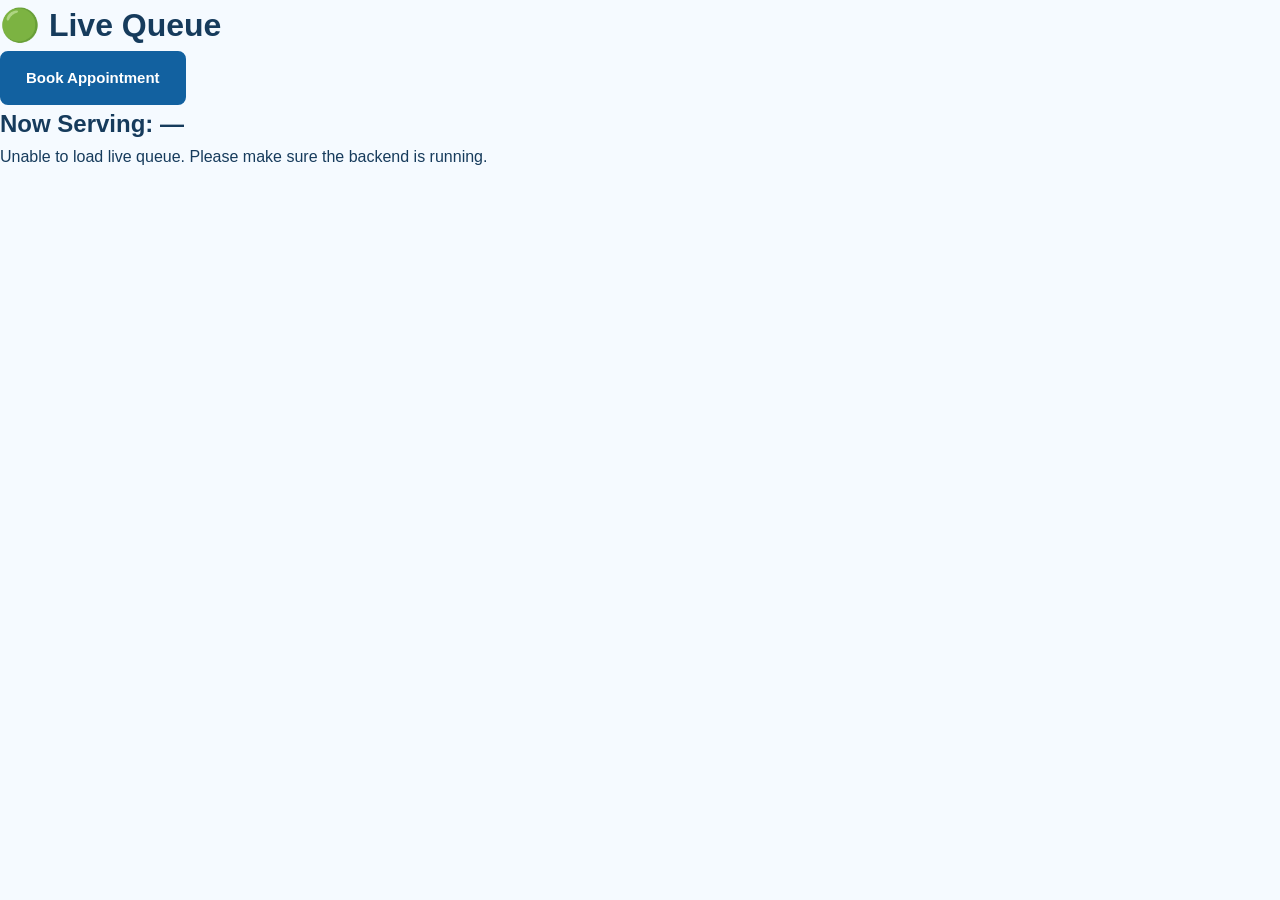
<file: frontend/queue.html>
<!doctype html>
<html>

<head>

    <meta charset="UTF-8">

    <meta
        name="viewport"
        content="width=device-width,initial-scale=1"
    >

    <title>Live Queue</title>

    <link
        rel="stylesheet"
        href="style.css"
    >

</head>


<body class="dashboard">


    <!-- ================================
         TOP BAR
    ================================= -->

    <div class="topbar">

        <h1>
            🟢 Live Queue
        </h1>

        <a
            class="btn"
            href="book-appointment.html"
        >
            Book Appointment
        </a>

    </div>


    <!-- ================================
         QUEUE PANEL
    ================================= -->

    <div class="panel">

        <h2 id="now">
            Now Serving: —
        </h2>

        <div id="list"></div>

    </div>


    <!-- ================================
         JAVASCRIPT
    ================================= -->

    <script>

        async function load() {

            try {

                const response =
                    await fetch(
                        "https://smartcare-ai-oqq2.onrender.com/queue"
                    );


                const data =
                    await response.json();


                document.getElementById(
                    "now"
                ).textContent =
                    "Now Serving: " +
                    (
                        data.now_serving ||
                        "—"
                    );


                const queue =
                    data.queue || [];


                document.getElementById(
                    "list"
                ).innerHTML =

                    queue.map(
                        function (x) {

                            return `

                                <div class="row">

                                    <b>
                                        ${x.token}
                                    </b>

                                    <span>
                                        ${x.status}
                                    </span>

                                    <span>
                                        ${x.estimated_wait} min
                                    </span>

                                </div>

                            `;

                        }
                    ).join("");

            }


            catch (error) {

                console.error(
                    "Queue loading error:",
                    error
                );


                document.getElementById(
                    "list"
                ).innerHTML =

                    `
                    <p>
                        Unable to load live queue.
                        Please make sure the backend
                        is running.
                    </p>
                    `;

            }

        }


        // Load queue immediately

        load();


        // Refresh every 4 seconds

        setInterval(
            load,
            4000
        );

    </script>


</body>

</html>
</file>
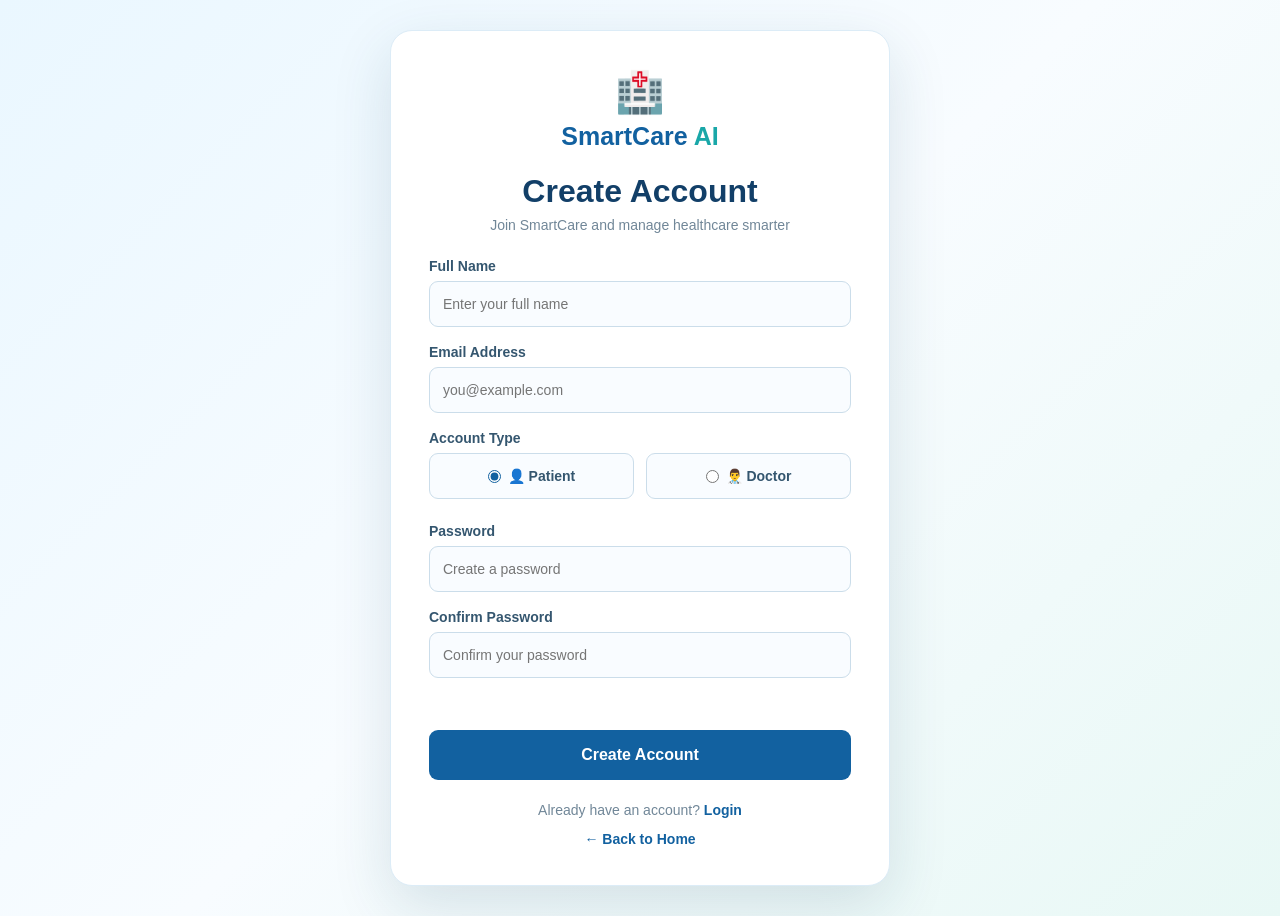
<file: frontend/register.html>
<!DOCTYPE html>
<html lang="en">

<head>

    <meta charset="UTF-8">

    <meta
        name="viewport"
        content="width=device-width, initial-scale=1.0"
    >

    <title>Create Account - SmartCare AI</title>


    <style>

        * {
            margin: 0;
            padding: 0;
            box-sizing: border-box;
        }


        body {

            font-family: Arial, Helvetica, sans-serif;

            min-height: 100vh;

            background:
                linear-gradient(
                    135deg,
                    #eaf7ff,
                    #f8fcff,
                    #e8f8f5
                );

            display: flex;

            justify-content: center;

            align-items: center;

            padding: 30px 20px;

            color: #173f60;
        }


        /* ===============================
           MAIN CONTAINER
        =============================== */

        .register-container {

            width: 100%;

            max-width: 500px;
        }


        /* ===============================
           CARD
        =============================== */

        .register-card {

            background: white;

            padding: 38px;

            border-radius: 22px;

            border: 1px solid #dcecf7;

            box-shadow:
                0 20px 60px
                rgba(20, 70, 100, 0.14);
        }


        /* ===============================
           LOGO
        =============================== */

        .logo {

            text-align: center;

            font-size: 25px;

            font-weight: 800;

            color: #1261a0;

            margin-bottom: 22px;
        }


        .logo-icon {

            display: block;

            font-size: 40px;

            margin-bottom: 6px;
        }


        .logo span {

            color: #19a7a8;
        }


        /* ===============================
           HEADING
        =============================== */

        h1 {

            text-align: center;

            font-size: 32px;

            color: #123f68;

            margin-bottom: 7px;
        }


        .subtitle {

            text-align: center;

            color: #718798;

            font-size: 14px;

            margin-bottom: 25px;
        }


        /* ===============================
           FORM
        =============================== */

        .form-group {

            margin-bottom: 17px;
        }


        label {

            display: block;

            color: #34566f;

            font-size: 14px;

            font-weight: 700;

            margin-bottom: 7px;
        }


        input[type="text"],
        input[type="email"],
        input[type="password"],
        select {

            width: 100%;

            height: 46px;

            padding: 0 13px;

            border: 1px solid #cbddea;

            border-radius: 9px;

            background: #f9fcff;

            color: #183b57;

            font-size: 14px;

            outline: none;
        }


        input:focus,
        select:focus {

            border-color: #1261a0;

            background: white;

            box-shadow:
                0 0 0 3px
                rgba(18, 97, 160, 0.10);
        }


        /* ===============================
           ACCOUNT TYPE
        =============================== */

        .role-options {

            display: grid;

            grid-template-columns: 1fr 1fr;

            gap: 12px;
        }


        .role-option {

            height: 46px;

            border: 1px solid #cbddea;

            border-radius: 9px;

            background: #f9fcff;

            display: flex;

            align-items: center;

            justify-content: center;

            cursor: pointer;

            transition: 0.2s;
        }


        .role-option:hover {

            background: #eef8ff;

            border-color: #1261a0;
        }


        .role-option input {

            margin-right: 7px;

            accent-color: #1261a0;
        }


        .role-option span {

            font-size: 14px;

            font-weight: 600;

            color: #34566f;
        }


        /* ===============================
           CREATE ACCOUNT BUTTON
        =============================== */

        .register-btn {

            width: 100%;

            height: 50px;

            border: none;

            border-radius: 9px;

            background: #1261a0;

            color: white;

            font-size: 16px;

            font-weight: 700;

            cursor: pointer;

            margin-top: 5px;

            transition: 0.2s;
        }


        .register-btn:hover {

            background: #0c4f85;

            transform: translateY(-1px);
        }


        /* ===============================
           MESSAGE
        =============================== */

        #message {

            min-height: 22px;

            text-align: center;

            font-size: 14px;

            font-weight: 600;

            margin-bottom: 8px;
        }


        .success {

            color: #16804f;
        }


        .error {

            color: #c0392b;
        }


        /* ===============================
           BOTTOM LINKS
        =============================== */

        .bottom {

            text-align: center;

            margin-top: 22px;

            color: #718798;

            font-size: 14px;
        }


        .bottom a {

            color: #1261a0;

            font-weight: 700;

            text-decoration: none;
        }


        .bottom a:hover {

            text-decoration: underline;
        }


        .home {

            display: inline-block;

            margin-top: 13px;
        }


        /* ===============================
           MOBILE
        =============================== */

        @media (max-width: 520px) {

            .register-card {

                padding: 28px 21px;

            }


            h1 {

                font-size: 28px;

            }


            .role-options {

                grid-template-columns: 1fr;

            }

        }

    </style>

</head>


<body>


    <div class="register-container">

        <div class="register-card">


            <!-- LOGO -->

            <div class="logo">

                <span class="logo-icon">
                    🏥
                </span>

                SmartCare <span>AI</span>

            </div>


            <!-- HEADING -->

            <h1>
                Create Account
            </h1>


            <p class="subtitle">
                Join SmartCare and manage healthcare smarter
            </p>


            <!-- FORM -->

            <form id="registerForm">


                <!-- NAME -->

                <div class="form-group">

                    <label for="name">
                        Full Name
                    </label>

                    <input
                        type="text"
                        id="name"
                        placeholder="Enter your full name"
                        required
                    >

                </div>


                <!-- EMAIL -->

                <div class="form-group">

                    <label for="email">
                        Email Address
                    </label>

                    <input
                        type="email"
                        id="email"
                        placeholder="you@example.com"
                        required
                    >

                </div>


                <!-- ROLE -->

                <div class="form-group">

                    <label>
                        Account Type
                    </label>


                    <div class="role-options">


                        <label class="role-option">

                            <input
                                type="radio"
                                name="role"
                                value="patient"
                                checked
                            >

                            <span>
                                👤 Patient
                            </span>

                        </label>


                        <label class="role-option">

                            <input
                                type="radio"
                                name="role"
                                value="doctor"
                            >

                            <span>
                                👨‍⚕️ Doctor
                            </span>

                        </label>


                    </div>

                </div>


                <!-- DOCTOR DEPARTMENT -->

                <div
                    class="form-group"
                    id="doctorDepartmentBox"
                    style="display: none;"
                >

                    <label for="department">
                        Doctor Department
                    </label>

                    <select id="department">

                        <option value="">
                            Select Department
                        </option>

                        <option value="Cardiology">
                            Cardiology
                        </option>

                        <option value="Orthopedics">
                            Orthopedics
                        </option>

                        <option value="Dermatology">
                            Dermatology
                        </option>

                        <option value="Neurology">
                            Neurology
                        </option>

                        <option value="Ophthalmology">
                            Ophthalmology
                        </option>

                        <option value="ENT">
                            ENT
                        </option>

                        <option value="General Medicine">
                            General Medicine
                        </option>

                        <option value="Pediatrics">
                            Pediatrics
                        </option>

                        <option value="Gynecology">
                            Gynecology
                        </option>

                        <option value="Dental">
                            Dental
                        </option>

                        <option value="Pulmonology">
                            Pulmonology
                        </option>

                        <option value="Oncology">
                            Oncology
                        </option>

                    </select>

                </div>


                <!-- PASSWORD -->

                <div class="form-group">

                    <label for="password">
                        Password
                    </label>

                    <input
                        type="password"
                        id="password"
                        placeholder="Create a password"
                        required
                    >

                </div>


                <!-- CONFIRM PASSWORD -->

                <div class="form-group">

                    <label for="confirmPassword">
                        Confirm Password
                    </label>

                    <input
                        type="password"
                        id="confirmPassword"
                        placeholder="Confirm your password"
                        required
                    >

                </div>


                <!-- MESSAGE -->

                <div id="message"></div>


                <!-- BUTTON -->

                <button
                    type="submit"
                    class="register-btn"
                >
                    Create Account
                </button>


            </form>


            <!-- BOTTOM -->

            <div class="bottom">

                <p>

                    Already have an account?

                    <a href="login.html">
                        Login
                    </a>

                </p>


                <a
                    href="index.html"
                    class="home"
                >
                    ← Back to Home
                </a>

            </div>


        </div>

    </div>


    <!-- ===============================
         JAVASCRIPT
    =============================== -->

    <script>

        const API =
            "https://smartcare-ai-oqq2.onrender.com";


        const roleInputs =
            document.querySelectorAll(
                'input[name="role"]'
            );


        const departmentBox =
            document.getElementById(
                "doctorDepartmentBox"
            );


        const department =
            document.getElementById(
                "department"
            );


        /* Show department for doctor */

        roleInputs.forEach(function (radio) {

            radio.addEventListener(
                "change",
                function () {

                    if (
                        this.value === "doctor"
                    ) {

                        departmentBox.style.display =
                            "block";

                        department.required =
                            true;

                    } else {

                        departmentBox.style.display =
                            "none";

                        department.required =
                            false;

                        department.value =
                            "";

                    }

                }
            );

        });


        /* ===============================
           REGISTER
        =============================== */

        document
            .getElementById("registerForm")
            .addEventListener(
                "submit",
                async function(event) {

                    event.preventDefault();


                    const name =
                        document
                            .getElementById("name")
                            .value
                            .trim();


                    const email =
                        document
                            .getElementById("email")
                            .value
                            .trim();


                    const password =
                        document
                            .getElementById("password")
                            .value;


                    const confirmPassword =
                        document
                            .getElementById(
                                "confirmPassword"
                            )
                            .value;


                    const role =
                        document
                            .querySelector(
                                'input[name="role"]:checked'
                            )
                            .value;


                    const message =
                        document
                            .getElementById(
                                "message"
                            );


                    /* Password validation */

                    if (
                        password !==
                        confirmPassword
                    ) {

                        message.className =
                            "error";

                        message.textContent =
                            "Passwords do not match.";

                        return;

                    }


                    if (
                        password.length < 4
                    ) {

                        message.className =
                            "error";

                        message.textContent =
                            "Password must contain at least 4 characters.";

                        return;

                    }


                    const selectedDepartment =
                        role === "doctor"
                            ? department.value
                            : null;


                    try {

                        const response =
                            await fetch(
                                API + "/register",
                                {

                                    method: "POST",

                                    headers: {

                                        "Content-Type":
                                            "application/json"

                                    },

                                    body:
                                        JSON.stringify({

                                            name:
                                                name,

                                            email:
                                                email,

                                            password:
                                                password,

                                            role:
                                                role,

                                            department:
                                                selectedDepartment

                                        })

                                }
                            );


                        const data =
                            await response.json();


                        if (!response.ok) {

                            let errorMessage =
                                "Registration failed.";

                            if (
                                typeof data.detail ===
                                "string"
                            ) {

                                errorMessage =
                                    data.detail;

                            }

                            throw new Error(
                                errorMessage
                            );

                        }


                        message.className =
                            "success";

                        message.textContent =
                            "Account created successfully!";


                        /* Go to login */

                        setTimeout(
                            function() {

                                window.location.href =
                                    "login.html";

                            },
                            1000
                        );


                    } catch(error) {

                        message.className =
                            "error";

                        message.textContent =
                            error.message;

                    }

                }
            );

    </script>


</body>

</html>
</file>
<file: frontend/style.css>
/* =====================================================
   SMARTCARE AI - MAIN WEBSITE THEME
   ===================================================== */

* {
    margin: 0;
    padding: 0;
    box-sizing: border-box;
}

html {
    scroll-behavior: smooth;
}

body {
    font-family: Arial, Helvetica, sans-serif;
    background: #f5faff;
    color: #163b5c;
    line-height: 1.6;
}

/* =====================================================
   NAVBAR
   ===================================================== */

nav {
    width: 100%;
    height: 72px;
    background: white;
    display: flex;
    align-items: center;
    justify-content: space-between;
    padding: 0 7%;
    box-shadow: 0 2px 15px rgba(0, 50, 90, 0.08);
    position: sticky;
    top: 0;
    z-index: 1000;
}

.logo {
    font-size: 24px;
    font-weight: 800;
    color: #1261a0;
}

.logo span {
    color: #18a6a8;
}

.navlinks {
    display: flex;
    align-items: center;
    gap: 28px;
}

.navlinks a {
    text-decoration: none;
    color: #34566f;
    font-size: 15px;
    font-weight: 600;
    transition: 0.2s;
}

.navlinks a:hover {
    color: #1261a0;
}

/* =====================================================
   BUTTONS
   ===================================================== */

.btn {
    display: inline-block;
    text-decoration: none;
    background: #1261a0;
    color: white !important;
    padding: 13px 24px;
    border-radius: 8px;
    font-size: 15px;
    font-weight: 700;
    border: 2px solid #1261a0;
    transition: 0.25s;
    cursor: pointer;
}

.btn:hover {
    background: #0c4f85;
    border-color: #0c4f85;
    transform: translateY(-2px);
}

.btn.small {
    padding: 9px 19px;
    border-radius: 7px;
}

.btn.outline {
    background: white;
    color: #1261a0 !important;
}

.btn.outline:hover {
    background: #eef7ff;
}

/* =====================================================
   HERO SECTION
   ===================================================== */

.hero {
    min-height: 620px;
    padding: 80px 7%;
    display: grid;
    grid-template-columns: 1.1fr 0.9fr;
    align-items: center;
    gap: 70px;
    background:
        linear-gradient(
            135deg,
            #eef8ff 0%,
            #f8fcff 55%,
            #eaf9f7 100%
        );
}

/* AI badge */

.badge {
    display: inline-block;
    background: #e5f5ff;
    color: #1261a0;
    border: 1px solid #cce8f7;
    padding: 8px 15px;
    border-radius: 30px;
    font-size: 13px;
    font-weight: 700;
    margin-bottom: 20px;
}

/* Main heading */

.hero h1 {
    font-size: 54px;
    line-height: 1.12;
    color: #123f68;
    margin-bottom: 20px;
    letter-spacing: -1px;
}

.hero h1 span {
    color: #18a6a8;
}

/* Hero paragraph */

.hero > div:first-child p {
    max-width: 610px;
    font-size: 18px;
    color: #61798b;
    margin-bottom: 30px;
}

/* Actions */

.actions {
    display: flex;
    gap: 14px;
    flex-wrap: wrap;
}

/* =====================================================
   DASHBOARD CARD
   ===================================================== */

.dashboard-card {
    background: white;
    border: 1px solid #dcecf7;
    border-radius: 20px;
    padding: 28px;
    box-shadow:
        0 20px 50px rgba(22, 75, 110, 0.12);
}

.card-title {
    font-size: 18px;
    font-weight: 800;
    color: #173f60;
    margin-bottom: 22px;
}

/* Metrics */

.metrics {
    display: grid;
    grid-template-columns: 1fr 1fr;
    gap: 15px;
    margin-bottom: 18px;
}

.metrics > div {
    background: #f2f9fd;
    border: 1px solid #e0edf5;
    padding: 20px;
    border-radius: 12px;
}

.metrics b {
    display: block;
    font-size: 28px;
    color: #1261a0;
}

.metrics small {
    color: #718798;
    font-size: 13px;
}

/* Queue */

.queue-box {
    background: #f8fcff;
    border: 1px solid #dcecf7;
    border-radius: 12px;
    padding: 18px;
    margin-bottom: 15px;
}

.queue-box b {
    color: #214b68;
    font-size: 14px;
}

.queue-box p {
    margin: 8px 0;
    color: #61798b;
    font-size: 14px;
}

.queue-box small {
    color: #718798;
}

/* Progress bar */

.progress {
    height: 8px;
    background: #e4eef4;
    border-radius: 20px;
    overflow: hidden;
    margin: 12px 0;
}

.progress i {
    display: block;
    height: 100%;
    width: 68%;
    background: #18a6a8;
    border-radius: 20px;
}

/* AI Recommendation */

.recommend {
    background: #eaf8f5;
    border: 1px solid #cdeee4;
    border-radius: 12px;
    padding: 16px;
    color: #16735d;
    font-size: 14px;
}

.recommend small {
    color: #55796f;
}

/* =====================================================
   GENERAL SECTION
   ===================================================== */

.section {
    padding: 85px 7%;
    background: white;
    text-align: center;
}

.section h2 {
    font-size: 38px;
    color: #123f68;
    margin-bottom: 10px;
}

.sub {
    color: #718798;
    font-size: 17px;
    margin-bottom: 45px;
}

/* =====================================================
   FEATURES
   ===================================================== */

.grid {
    max-width: 1150px;
    margin: auto;
    display: grid;
    grid-template-columns: repeat(3, 1fr);
    gap: 22px;
}

.feature {
    background: white;
    border: 1px solid #dcecf7;
    border-radius: 15px;
    padding: 28px 23px;
    text-align: left;
    box-shadow: 0 7px 25px rgba(22, 75, 110, 0.06);
    transition: 0.25s;
}

.feature:hover {
    transform: translateY(-5px);
    box-shadow: 0 15px 35px rgba(22, 75, 110, 0.12);
    border-color: #b9dced;
}

.feature:first-letter {
    font-size: 25px;
}

.feature h3 {
    color: #174668;
    font-size: 19px;
    margin: 12px 0 8px;
}

.feature p {
    color: #718798;
    font-size: 14px;
}

/* =====================================================
   HOW IT WORKS
   ===================================================== */

.section.alt {
    background: #f2f9fd;
}

.steps {
    max-width: 1100px;
    margin: auto;
    display: grid;
    grid-template-columns: repeat(4, 1fr);
    gap: 25px;
}

.steps > div {
    background: white;
    padding: 28px 20px;
    border-radius: 15px;
    border: 1px solid #dcecf7;
}

.steps b {
    width: 45px;
    height: 45px;
    display: flex;
    align-items: center;
    justify-content: center;
    margin: 0 auto 15px;
    border-radius: 50%;
    background: #e4f5f7;
    color: #128889;
    font-size: 18px;
}

.steps h3 {
    color: #174668;
    margin-bottom: 8px;
}

.steps p {
    color: #718798;
    font-size: 14px;
}

/* =====================================================
   CTA
   ===================================================== */

.cta {
    padding: 80px 20px;
    text-align: center;
    background:
        linear-gradient(
            135deg,
            #1261a0,
            #128889
        );
    color: white;
}

.cta h2 {
    font-size: 38px;
    margin-bottom: 10px;
}

.cta p {
    font-size: 16px;
    margin-bottom: 25px;
    opacity: 0.9;
}

.cta .btn {
    background: white;
    color: #1261a0 !important;
    border-color: white;
}

.cta .btn:hover {
    background: #eef8ff;
    border-color: #eef8ff;
}

/* =====================================================
   FOOTER
   ===================================================== */

footer {
    background: #103b5c;
    color: #c9dce8;
    text-align: center;
    padding: 20px;
    font-size: 14px;
}

/* =====================================================
   RESPONSIVE DESIGN
   ===================================================== */

@media (max-width: 1000px) {

    .hero {
        grid-template-columns: 1fr;
        padding-top: 60px;
        padding-bottom: 60px;
    }

    .dashboard-card {
        max-width: 650px;
        width: 100%;
        margin: auto;
    }

    .grid {
        grid-template-columns: repeat(2, 1fr);
    }

    .steps {
        grid-template-columns: repeat(2, 1fr);
    }

}

@media (max-width: 700px) {

    nav {
        padding: 0 5%;
    }

    .navlinks {
        gap: 12px;
    }

    .navlinks a:not(.btn) {
        display: none;
    }

    .hero {
        padding: 50px 5%;
    }

    .hero h1 {
        font-size: 40px;
    }

    .hero > div:first-child p {
        font-size: 16px;
    }

    .section {
        padding: 60px 5%;
    }

    .section h2 {
        font-size: 30px;
    }

    .grid {
        grid-template-columns: 1fr;
    }

    .steps {
        grid-template-columns: 1fr;
    }

}

@media (max-width: 450px) {

    .logo {
        font-size: 20px;
    }

    .btn.small {
        padding: 8px 13px;
    }

    .hero h1 {
        font-size: 34px;
    }

    .dashboard-card {
        padding: 20px;
    }

    .metrics {
        grid-template-columns: 1fr;
    }

    .actions {
        flex-direction: column;
    }

    .actions .btn {
        text-align: center;
        width: 100%;
    }

}
</file>
